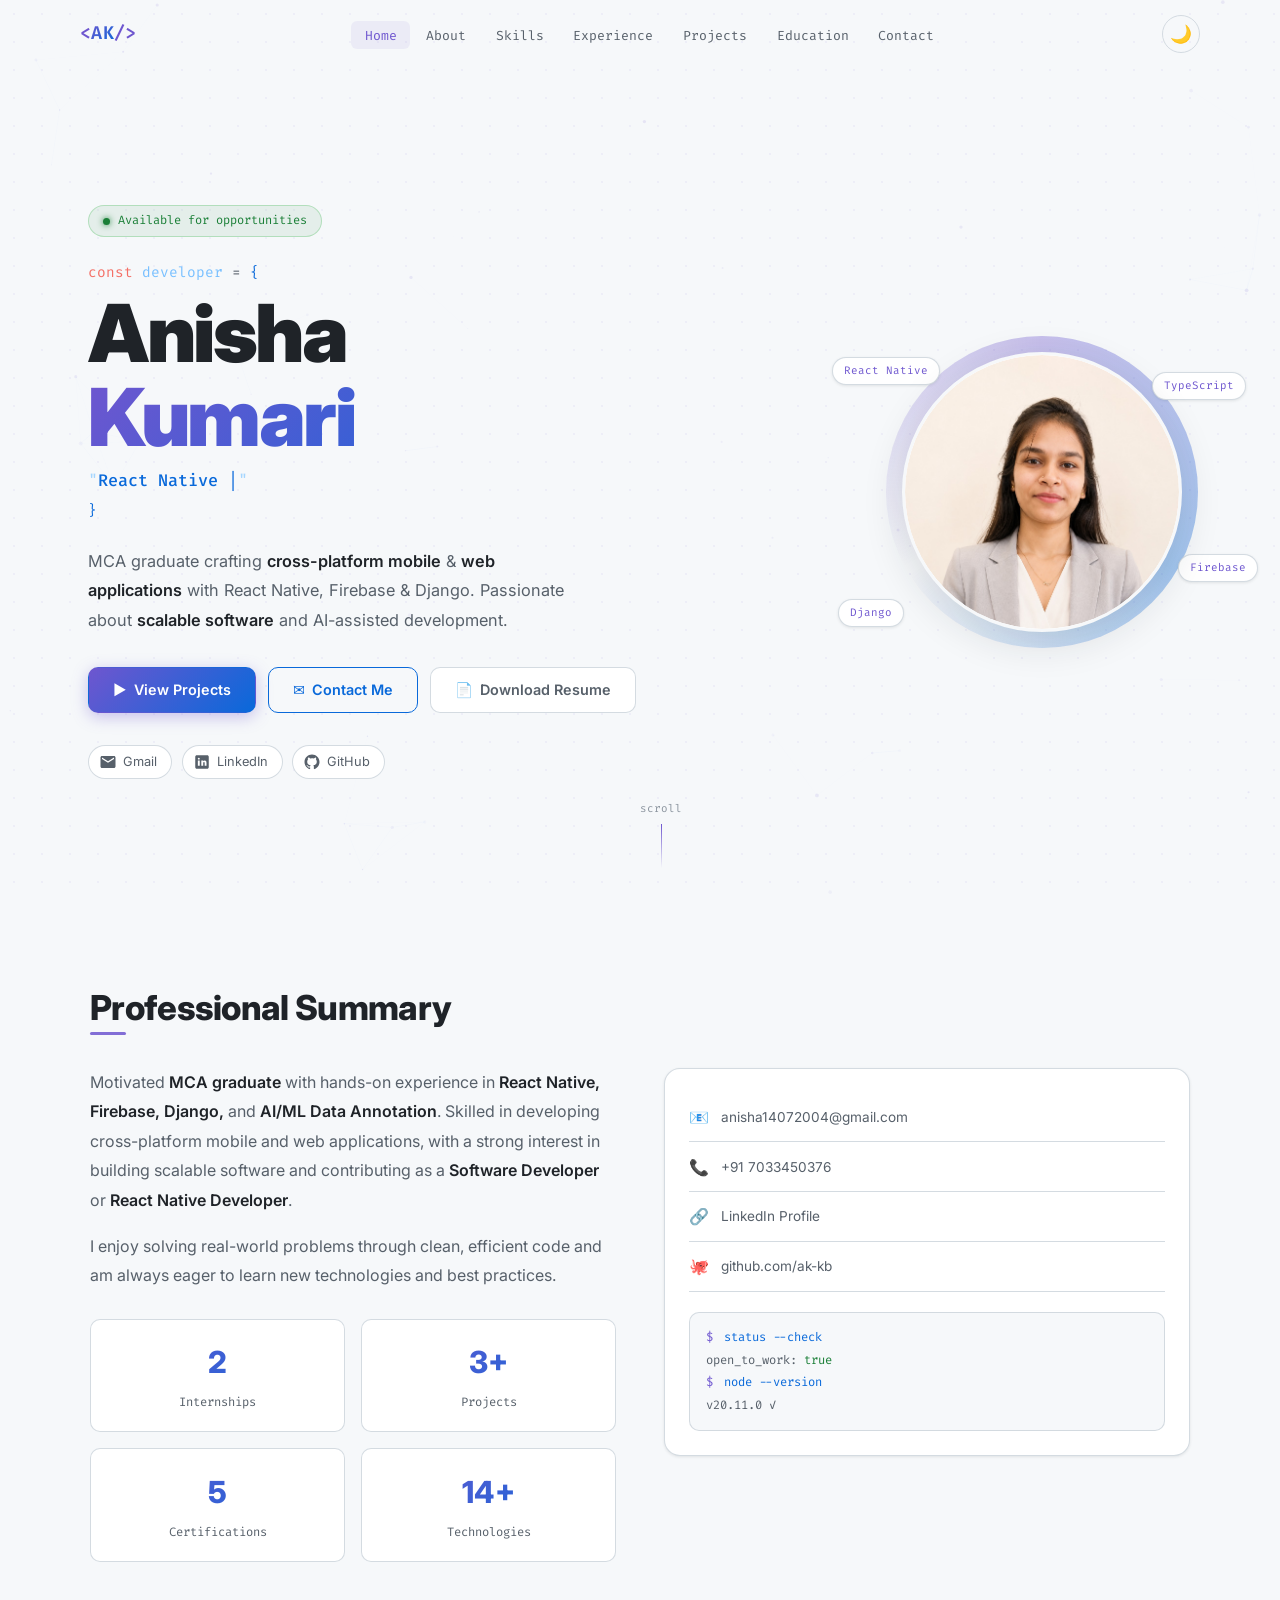
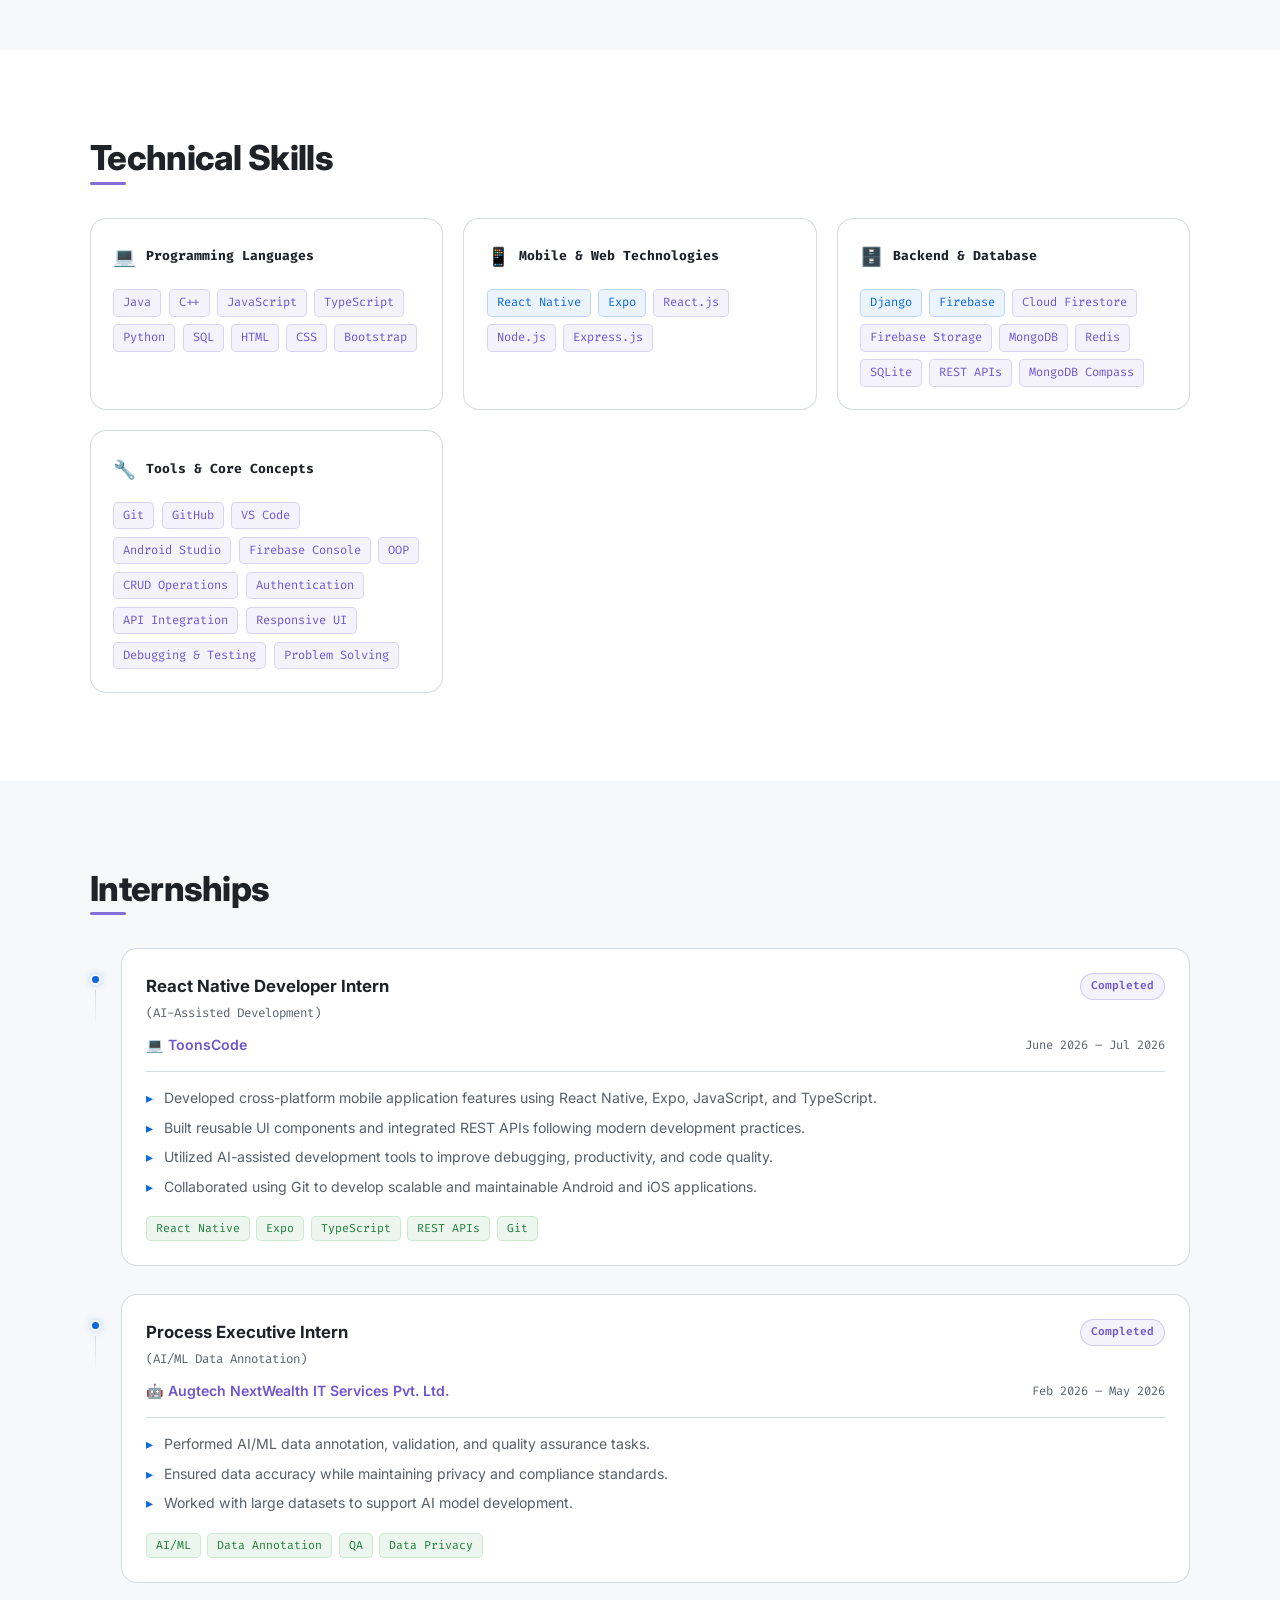
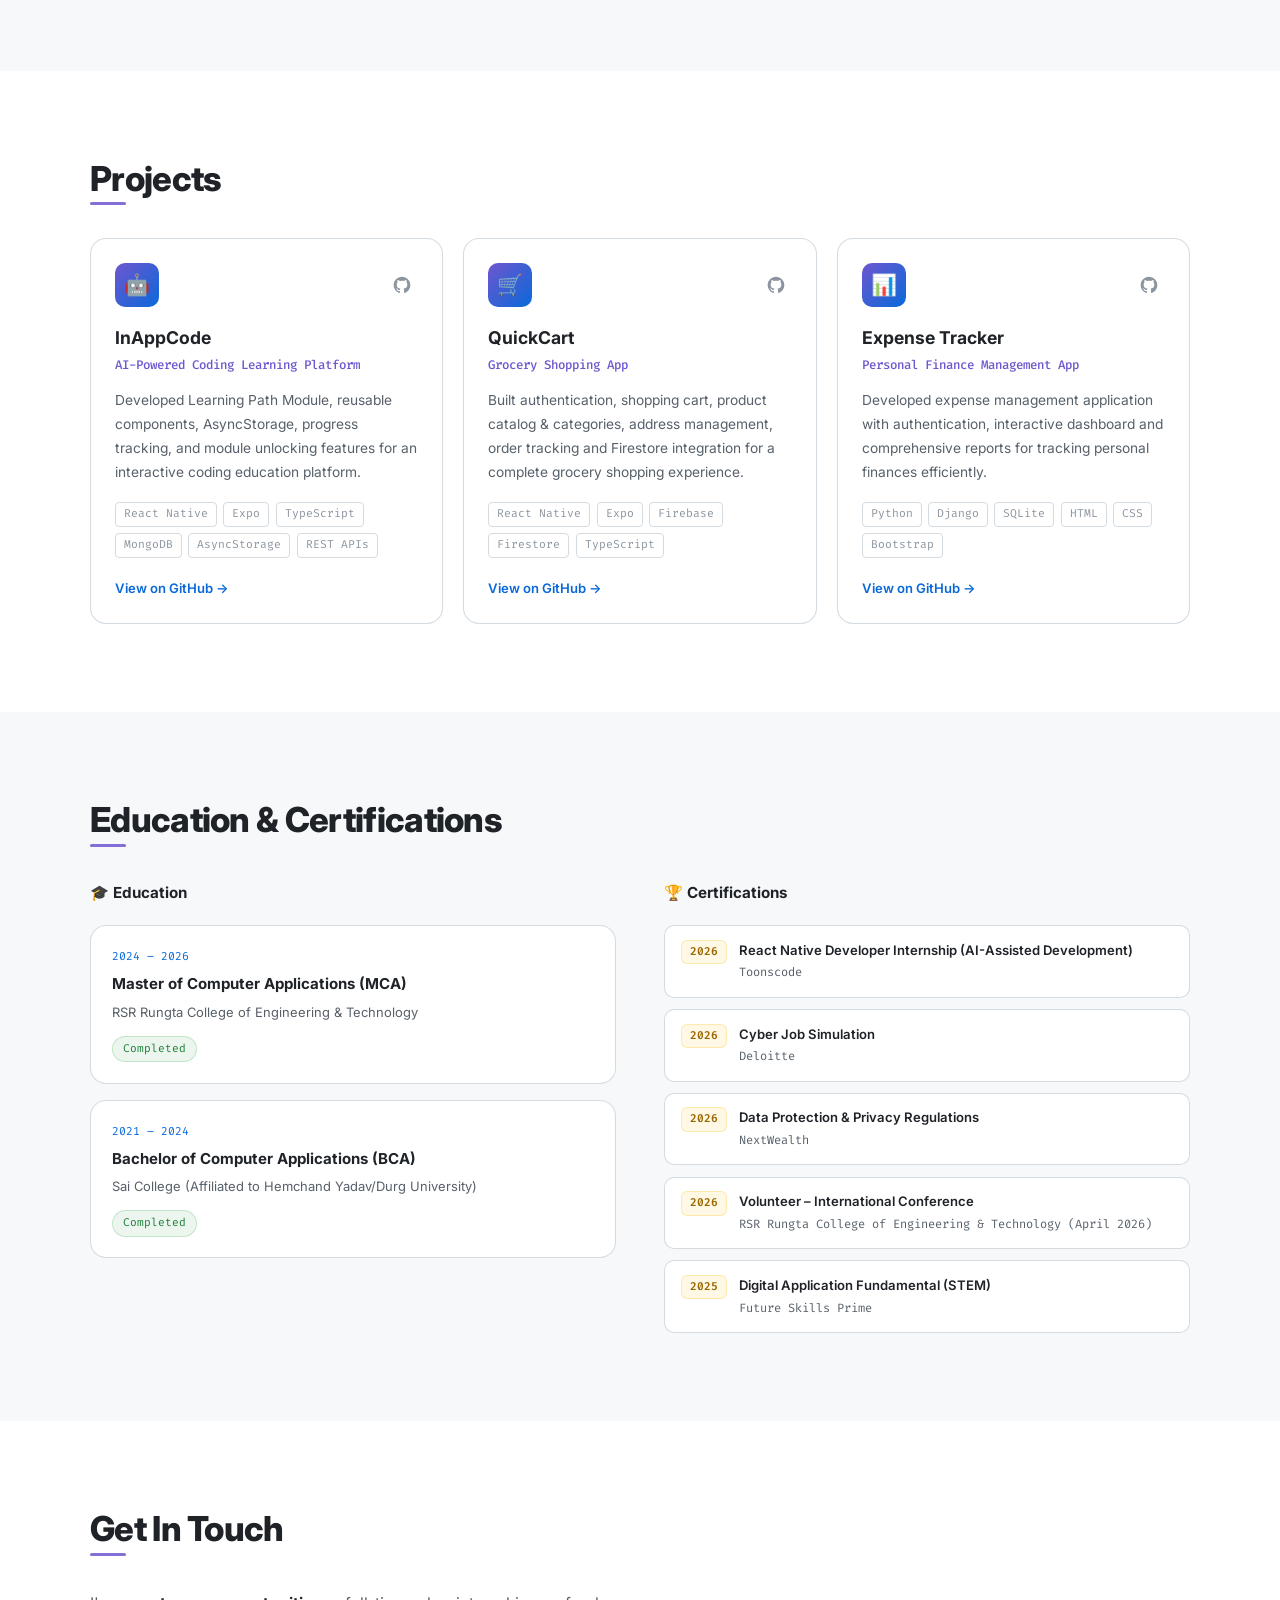
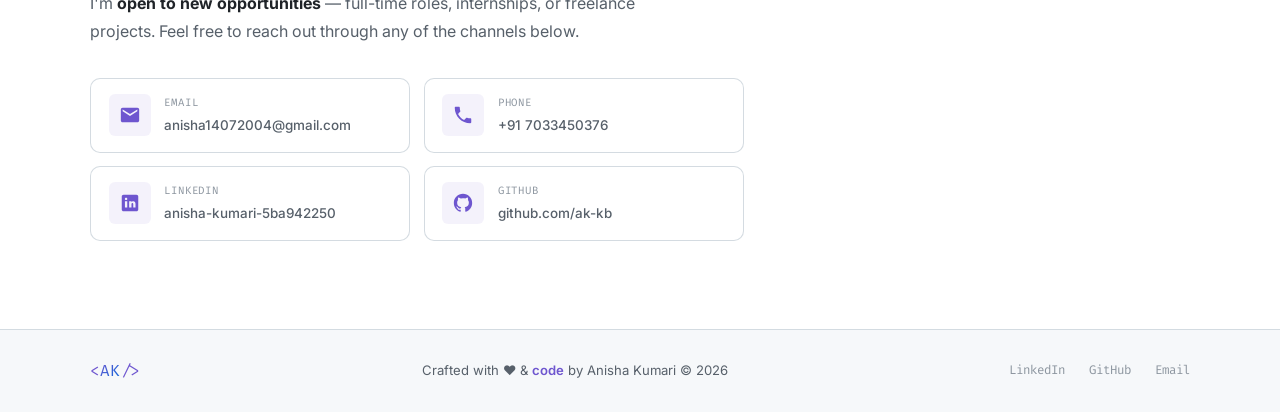
<file: index.html>
<!DOCTYPE html>
<html lang="en" data-theme="dark">
<head>
  <meta charset="UTF-8" />
  <meta name="viewport" content="width=device-width, initial-scale=1.0" />
  <title>Anisha Kumari | React Native & Software Developer</title>
  <meta name="description" content="Anisha Kumari — MCA graduate and React Native Developer with hands-on experience in Firebase, Django, and AI/ML. Building scalable mobile and web apps." />
  <meta name="keywords" content="Anisha Kumari, React Native Developer, Software Engineer, Mobile Developer, MCA, Portfolio" />
  <meta name="author" content="Anisha Kumari" />

  <!-- Open Graph -->
  <meta property="og:title" content="Anisha Kumari | React Native Developer" />
  <meta property="og:description" content="MCA graduate crafting cross-platform mobile &amp; web applications." />
  <meta property="og:type" content="website" />

  <!-- Google Fonts -->
  <link rel="preconnect" href="https://fonts.googleapis.com" />
  <link rel="preconnect" href="https://fonts.gstatic.com" crossorigin />
  <link href="https://fonts.googleapis.com/css2?family=Fira+Code:wght@300;400;500;600&family=Inter:ital,opsz,wght@0,14..32,300;0,14..32,400;0,14..32,500;0,14..32,600;0,14..32,700;0,14..32,800;0,14..32,900;1,14..32,400&display=swap" rel="stylesheet" />

  <link rel="stylesheet" href="style.css" />
</head>
<body>

  <!-- ===== BACKGROUND CANVAS ===== -->
  <canvas id="bgCanvas" aria-hidden="true"></canvas>

  <!-- ===== NAVBAR ===== -->
  <nav id="navbar" role="navigation" aria-label="Main navigation">
    <div class="nav-inner">
      <a href="#hero" class="nav-logo" aria-label="Anisha Kumari - Home">
        <span class="bracket">&lt;</span><span class="logo-text">AK</span><span class="bracket">/&gt;</span>
      </a>

      <ul class="nav-links" id="navLinks" role="list">
        <li><a href="#hero"        class="nav-link" data-section="hero">Home</a></li>
        <li><a href="#about"       class="nav-link" data-section="about">About</a></li>
        <li><a href="#skills"      class="nav-link" data-section="skills">Skills</a></li>
        <li><a href="#experience"  class="nav-link" data-section="experience">Experience</a></li>
        <li><a href="#projects"    class="nav-link" data-section="projects">Projects</a></li>
        <li><a href="#education"   class="nav-link" data-section="education">Education</a></li>
        <li><a href="#contact"     class="nav-link" data-section="contact">Contact</a></li>
      </ul>

      <div class="nav-actions">
        <!-- Theme Toggle -->
        <button class="theme-toggle" id="themeToggle" aria-label="Toggle dark and light mode" title="Toggle theme">
          <span class="theme-icon" id="themeIcon" aria-hidden="true">☀️</span>
        </button>

        <!-- Hamburger -->
        <button class="hamburger" id="hamburger" aria-label="Toggle navigation menu" aria-expanded="false" aria-controls="navLinks">
          <span class="bar"></span>
          <span class="bar"></span>
          <span class="bar"></span>
        </button>
      </div>
    </div>
  </nav>

  <!-- ===== HERO SECTION ===== -->
  <section id="hero" aria-label="Introduction">
    <div class="hero-container">

      <!-- Left: Text Content -->
      <div class="hero-text">
        <div class="hero-badge" role="status">
          <span class="badge-dot" aria-hidden="true"></span>
          <span>Available for opportunities</span>
        </div>

        <div class="hero-code-label" aria-hidden="true">
          <span class="code-kw">const</span> <span class="code-var">developer</span> <span class="code-op">=</span> <span class="code-br">{</span>
        </div>

        <h1 class="hero-name">
          <span class="name-first">Anisha</span>
          <span class="name-last">Kumari</span>
        </h1>

        <div class="hero-role" aria-live="polite">
          <span class="code-str">"</span><span id="typedRole" class="typed-text"></span><span class="cursor" aria-hidden="true">|</span><span class="code-str">"</span>
        </div>

        <div class="hero-code-close" aria-hidden="true"><span class="code-br">}</span></div>

        <p class="hero-desc">
          MCA graduate crafting <strong>cross-platform mobile</strong> &amp; <strong>web applications</strong>
          with React Native, Firebase &amp; Django. Passionate about <strong>scalable software</strong>
          and AI-assisted development.
        </p>

        <div class="hero-buttons">
          <a href="#projects" class="btn btn-primary" id="heroViewProjects">
            <span aria-hidden="true">&#9654;</span> View Projects
          </a>
          <a href="#contact" class="btn btn-outline" id="heroContact">
            <span aria-hidden="true">&#9993;</span> Contact Me
          </a>
          <a href="assets/Anisha_Kumari_Resume.pdf" target="_blank" rel="noopener noreferrer" class="btn btn-ghost" id="heroResume" aria-label="Download Resume (opens PDF in new tab)">
            <span aria-hidden="true">&#128196;</span> Download Resume
          </a>
        </div>

        <div class="hero-socials">
          <a href="mailto:anisha14072004@gmail.com" class="social-link" id="heroEmail" aria-label="Email Anisha">
            <svg aria-hidden="true" viewBox="0 0 24 24" fill="currentColor" width="18" height="18"><path d="M20 4H4C2.9 4 2 4.9 2 6v12c0 1.1.9 2 2 2h16c1.1 0 2-.9 2-2V6c0-1.1-.9-2-2-2zm0 4l-8 5-8-5V6l8 5 8-5v2z"/></svg>
            <span>Gmail</span>
          </a>
          <a href="https://www.linkedin.com/in/anisha-kumari-5ba942250" target="_blank" rel="noopener noreferrer" class="social-link" id="heroLinkedIn" aria-label="LinkedIn Profile (opens in new tab)">
            <svg aria-hidden="true" viewBox="0 0 24 24" fill="currentColor" width="18" height="18"><path d="M19 3H5C3.895 3 3 3.895 3 5v14c0 1.105.895 2 2 2h14c1.105 0 2-.895 2-2V5c0-1.105-.895-2-2-2zM9 17H6.477v-7H9v7zM7.694 8.717c-.771 0-1.286-.514-1.286-1.2s.514-1.2 1.371-1.2c.771 0 1.286.514 1.286 1.2s-.514 1.2-1.371 1.2zM18 17h-2.442v-3.826c0-1.058-.651-1.302-.895-1.302s-1.058.163-1.058 1.302V17h-2.523v-7h2.523v.977C13.93 10.407 14.581 10 15.802 10 17.023 10 18 10.977 18 13.174V17z"/></svg>
            <span>LinkedIn</span>
          </a>
          <a href="https://github.com/ak-kb" target="_blank" rel="noopener noreferrer" class="social-link" id="heroGitHub" aria-label="GitHub Profile (opens in new tab)">
            <svg aria-hidden="true" viewBox="0 0 24 24" fill="currentColor" width="18" height="18"><path d="M12 2C6.477 2 2 6.477 2 12c0 4.42 2.865 8.166 6.839 9.489.5.092.682-.217.682-.482 0-.237-.008-.866-.013-1.7-2.782.603-3.369-1.342-3.369-1.342-.454-1.155-1.11-1.462-1.11-1.462-.908-.62.069-.608.069-.608 1.003.07 1.531 1.03 1.531 1.03.892 1.529 2.341 1.087 2.91.832.092-.647.35-1.088.636-1.338-2.22-.253-4.555-1.11-4.555-4.943 0-1.091.39-1.984 1.029-2.683-.103-.253-.446-1.27.098-2.647 0 0 .84-.269 2.75 1.025A9.578 9.578 0 0112 6.836c.85.004 1.705.114 2.504.336 1.909-1.294 2.747-1.025 2.747-1.025.546 1.377.202 2.394.1 2.647.64.699 1.028 1.592 1.028 2.683 0 3.842-2.339 4.687-4.566 4.935.359.309.678.919.678 1.852 0 1.336-.012 2.415-.012 2.743 0 .267.18.578.688.48C19.138 20.163 22 16.418 22 12c0-5.523-4.477-10-10-10z"/></svg>
            <span>GitHub</span>
          </a>
        </div>
      </div>

      <!-- Right: Profile Image -->
      <div class="hero-visual">
        <div class="profile-wrap">
          <div class="profile-ring" aria-hidden="true"></div>
          <div class="profile-img-container">
            <img
              src="assets/profile.jpg"
              alt="Anisha Kumari — React Native Developer"
              class="profile-img"
              id="profileImg"
              loading="eager"
            />
          </div>
          <div class="tech-badges" aria-hidden="true">
            <span class="tech-badge b1">React Native</span>
            <span class="tech-badge b2">TypeScript</span>
            <span class="tech-badge b3">Firebase</span>
            <span class="tech-badge b4">Django</span>
          </div>
        </div>
      </div>

    </div>

    <div class="scroll-cue" id="scrollCue" aria-hidden="true">
      <span>scroll</span>
      <div class="scroll-bar"></div>
    </div>
  </section>

  <!-- ===== ABOUT SECTION ===== -->
  <section id="about" class="section" aria-label="About me">
    <div class="container">
      <h2 class="section-title">Professional Summary</h2>

      <div class="about-grid">
        <div class="about-text reveal">
          <p>
            Motivated <strong>MCA graduate</strong> with hands-on experience in
            <strong>React Native, Firebase, Django,</strong> and
            <strong>AI/ML Data Annotation</strong>. Skilled in developing
            cross-platform mobile and web applications, with a strong interest
            in building scalable software and contributing as a
            <strong>Software Developer</strong> or <strong>React Native Developer</strong>.
          </p>
          <p style="margin-top:1rem;">
            I enjoy solving real-world problems through clean, efficient code
            and am always eager to learn new technologies and best practices.
          </p>

          <div class="stats-row">
            <div class="stat-box reveal" id="s1"><span class="stat-num">2</span><span class="stat-lbl">Internships</span></div>
            <div class="stat-box reveal" id="s2"><span class="stat-num">3+</span><span class="stat-lbl">Projects</span></div>
            <div class="stat-box reveal" id="s3"><span class="stat-num">5</span><span class="stat-lbl">Certifications</span></div>
            <div class="stat-box reveal" id="s4"><span class="stat-num">15+</span><span class="stat-lbl">Technologies</span></div>
          </div>
        </div>

        <div class="about-info reveal">
          <div class="info-card">
            <div class="info-item">
              <span class="info-icon" aria-hidden="true">📧</span>
              <a href="mailto:anisha14072004@gmail.com" class="info-link" id="aboutEmail">anisha14072004@gmail.com</a>
            </div>
            <div class="info-item">
              <span class="info-icon" aria-hidden="true">📞</span>
              <a href="tel:+917033450376" class="info-link" id="aboutPhone">+91 7033450376</a>
            </div>
            <div class="info-item">
              <span class="info-icon" aria-hidden="true">🔗</span>
              <a href="https://www.linkedin.com/in/anisha-kumari-5ba942250" target="_blank" rel="noopener noreferrer" class="info-link" id="aboutLinkedIn">LinkedIn Profile</a>
            </div>
            <div class="info-item">
              <span class="info-icon" aria-hidden="true">🐙</span>
              <a href="https://github.com/ak-kb" target="_blank" rel="noopener noreferrer" class="info-link" id="aboutGitHub">github.com/ak-kb</a>
            </div>
            <div class="terminal-block" aria-label="Status terminal">
              <div class="term-line"><span class="term-prompt">$</span> <span class="term-cmd">status --check</span></div>
              <div class="term-line"><span class="term-out">open_to_work: <span class="term-green">true</span></span></div>
              <div class="term-line"><span class="term-prompt">$</span> <span class="term-cmd">node --version</span></div>
              <div class="term-line"><span class="term-out">v20.11.0 ✓</span></div>
            </div>
          </div>
        </div>
      </div>
    </div>
  </section>

  <!-- ===== SKILLS SECTION ===== -->
  <section id="skills" class="section section-alt" aria-label="Technical skills">
    <div class="container">
      <h2 class="section-title">Technical Skills</h2>

      <div class="skills-grid">

        <div class="skill-card reveal" id="skillLang">
          <div class="skill-card-header">
            <span class="skill-icon" aria-hidden="true">💻</span>
            <h3 class="skill-category-title">Programming Languages</h3>
          </div>
          <div class="skill-tags">
            <span class="skill-tag">Java</span>
            <span class="skill-tag">C++</span>
            <span class="skill-tag">JavaScript</span>
            <span class="skill-tag">TypeScript</span>
            <span class="skill-tag">Python</span>
            <span class="skill-tag">SQL</span>
            <span class="skill-tag">HTML</span>
            <span class="skill-tag">CSS</span>
            <span class="skill-tag">Bootstrap</span>
          </div>
        </div>

        <div class="skill-card reveal" id="skillMobile">
          <div class="skill-card-header">
            <span class="skill-icon" aria-hidden="true">📱</span>
            <h3 class="skill-category-title">Mobile &amp; Web Technologies</h3>
          </div>
          <div class="skill-tags">
            <span class="skill-tag featured">React Native</span>
            <span class="skill-tag featured">Expo</span>
            <span class="skill-tag">React.js</span>
            <span class="skill-tag">Node.js</span>
            <span class="skill-tag">Express.js</span>
          </div>
        </div>

        <div class="skill-card reveal" id="skillBackend">
          <div class="skill-card-header">
            <span class="skill-icon" aria-hidden="true">🗄️</span>
            <h3 class="skill-category-title">Backend &amp; Database</h3>
          </div>
          <div class="skill-tags">
            <span class="skill-tag featured">Django</span>
            <span class="skill-tag featured">Firebase</span>
            <span class="skill-tag">Cloud Firestore</span>
            <span class="skill-tag">Firebase Storage</span>
            <span class="skill-tag">MongoDB</span>
            <span class="skill-tag">Redis</span>
            <span class="skill-tag">SQLite</span>
            <span class="skill-tag">REST APIs</span>
            <span class="skill-tag">MongoDB Compass</span>
          </div>
        </div>

        <div class="skill-card reveal" id="skillTools">
          <div class="skill-card-header">
            <span class="skill-icon" aria-hidden="true">🔧</span>
            <h3 class="skill-category-title">Tools &amp; Core Concepts</h3>
          </div>
          <div class="skill-tags">
            <span class="skill-tag">Git</span>
            <span class="skill-tag">GitHub</span>
            <span class="skill-tag">VS Code</span>
            <span class="skill-tag">Android Studio</span>
            <span class="skill-tag">Firebase Console</span>
            <span class="skill-tag">OOP</span>
            <span class="skill-tag">CRUD Operations</span>
            <span class="skill-tag">Authentication</span>
            <span class="skill-tag">API Integration</span>
            <span class="skill-tag">Responsive UI</span>
            <span class="skill-tag">Debugging &amp; Testing</span>
            <span class="skill-tag">Problem Solving</span>
          </div>
        </div>

      </div>
    </div>
  </section>

  <!-- ===== EXPERIENCE SECTION ===== -->
  <section id="experience" class="section" aria-label="Work experience">
    <div class="container">
      <h2 class="section-title">Internships</h2>

      <div class="timeline">

        <article class="timeline-item reveal" id="exp1">
          <div class="tl-line" aria-hidden="true">
            <div class="tl-dot"></div>
          </div>
          <div class="tl-card">
            <div class="tl-header">
              <div>
                <h3 class="tl-role">React Native Developer Intern</h3>
                <span class="tl-sub">(AI-Assisted Development)</span>
              </div>
              <span class="tl-badge done">Completed</span>
            </div>
            <div class="tl-meta">
              <span class="tl-company">💻 ToonsCode</span>
              <time class="tl-period" datetime="2026-06">June 2026 – Jul 2026</time>
            </div>
            <ul class="tl-bullets" role="list">
              <li>Developed cross-platform mobile application features using React Native, Expo, JavaScript, and TypeScript.</li>
              <li>Built reusable UI components and integrated REST APIs following modern development practices.</li>
              <li>Utilized AI-assisted development tools to improve debugging, productivity, and code quality.</li>
              <li>Collaborated using Git to develop scalable and maintainable Android and iOS applications.</li>
            </ul>
            <div class="tl-tech" aria-label="Technologies used">
              <span>React Native</span><span>Expo</span><span>TypeScript</span><span>REST APIs</span><span>Git</span>
            </div>
          </div>
        </article>

        <article class="timeline-item reveal" id="exp2">
          <div class="tl-line" aria-hidden="true">
            <div class="tl-dot"></div>
          </div>
          <div class="tl-card">
            <div class="tl-header">
              <div>
                <h3 class="tl-role">Process Executive Intern</h3>
                <span class="tl-sub">(AI/ML Data Annotation)</span>
              </div>
              <span class="tl-badge done">Completed</span>
            </div>
            <div class="tl-meta">
              <span class="tl-company">🤖 Augtech NextWealth IT Services Pvt. Ltd.</span>
              <time class="tl-period" datetime="2026-02">Feb 2026 – May 2026</time>
            </div>
            <ul class="tl-bullets" role="list">
              <li>Performed AI/ML data annotation, validation, and quality assurance tasks.</li>
              <li>Ensured data accuracy while maintaining privacy and compliance standards.</li>
              <li>Worked with large datasets to support AI model development.</li>
            </ul>
            <div class="tl-tech" aria-label="Technologies used">
              <span>AI/ML</span><span>Data Annotation</span><span>QA</span><span>Data Privacy</span>
            </div>
          </div>
        </article>

      </div>
    </div>
  </section>

  <!-- ===== PROJECTS SECTION ===== -->
  <section id="projects" class="section section-alt" aria-label="Projects">
    <div class="container">
      <h2 class="section-title">Projects</h2>

      <div class="projects-grid">

        <article class="project-card reveal" id="proj1">
          <div class="proj-header">
            <div class="proj-icon" aria-hidden="true">🤖</div>
            <a href="https://github.com/ak-kb" target="_blank" rel="noopener noreferrer" class="proj-gh-link" id="proj1Link" aria-label="View InAppCode on GitHub">
              <svg aria-hidden="true" viewBox="0 0 24 24" fill="currentColor" width="20" height="20"><path d="M12 2C6.477 2 2 6.477 2 12c0 4.42 2.865 8.166 6.839 9.489.5.092.682-.217.682-.482 0-.237-.008-.866-.013-1.7-2.782.603-3.369-1.342-3.369-1.342-.454-1.155-1.11-1.462-1.11-1.462-.908-.62.069-.608.069-.608 1.003.07 1.531 1.03 1.531 1.03.892 1.529 2.341 1.087 2.91.832.092-.647.35-1.088.636-1.338-2.22-.253-4.555-1.11-4.555-4.943 0-1.091.39-1.984 1.029-2.683-.103-.253-.446-1.27.098-2.647 0 0 .84-.269 2.75 1.025A9.578 9.578 0 0112 6.836c.85.004 1.705.114 2.504.336 1.909-1.294 2.747-1.025 2.747-1.025.546 1.377.202 2.394.1 2.647.64.699 1.028 1.592 1.028 2.683 0 3.842-2.339 4.687-4.566 4.935.359.309.678.919.678 1.852 0 1.336-.012 2.415-.012 2.743 0 .267.18.578.688.48C19.138 20.163 22 16.418 22 12c0-5.523-4.477-10-10-10z"/></svg>
            </a>
          </div>
          <h3 class="proj-name">InAppCode</h3>
          <p class="proj-subtitle">AI-Powered Coding Learning Platform</p>
          <p class="proj-desc">
            Developed Learning Path Module, reusable components, AsyncStorage,
            progress tracking, and module unlocking features for an interactive
            coding education platform.
          </p>
          <div class="proj-tech">
            <span>React Native</span><span>Expo</span><span>TypeScript</span>
            <span>MongoDB</span><span>AsyncStorage</span><span>REST APIs</span>
          </div>
          <a href="https://github.com/ak-kb" target="_blank" rel="noopener noreferrer" class="proj-action-btn" id="proj1Btn" aria-label="View InAppCode on GitHub">
            View on GitHub →
          </a>
        </article>

        <article class="project-card reveal" id="proj2">
          <div class="proj-header">
            <div class="proj-icon" aria-hidden="true">🛒</div>
            <a href="https://github.com/ak-kb" target="_blank" rel="noopener noreferrer" class="proj-gh-link" id="proj2Link" aria-label="View QuickCart on GitHub">
              <svg aria-hidden="true" viewBox="0 0 24 24" fill="currentColor" width="20" height="20"><path d="M12 2C6.477 2 2 6.477 2 12c0 4.42 2.865 8.166 6.839 9.489.5.092.682-.217.682-.482 0-.237-.008-.866-.013-1.7-2.782.603-3.369-1.342-3.369-1.342-.454-1.155-1.11-1.462-1.11-1.462-.908-.62.069-.608.069-.608 1.003.07 1.531 1.03 1.531 1.03.892 1.529 2.341 1.087 2.91.832.092-.647.35-1.088.636-1.338-2.22-.253-4.555-1.11-4.555-4.943 0-1.091.39-1.984 1.029-2.683-.103-.253-.446-1.27.098-2.647 0 0 .84-.269 2.75 1.025A9.578 9.578 0 0112 6.836c.85.004 1.705.114 2.504.336 1.909-1.294 2.747-1.025 2.747-1.025.546 1.377.202 2.394.1 2.647.64.699 1.028 1.592 1.028 2.683 0 3.842-2.339 4.687-4.566 4.935.359.309.678.919.678 1.852 0 1.336-.012 2.415-.012 2.743 0 .267.18.578.688.48C19.138 20.163 22 16.418 22 12c0-5.523-4.477-10-10-10z"/></svg>
            </a>
          </div>
          <h3 class="proj-name">QuickCart</h3>
          <p class="proj-subtitle">Grocery Shopping App</p>
          <p class="proj-desc">
            Built authentication, shopping cart, product catalog &amp; categories,
            address management, order tracking and Firestore integration for a
            complete grocery shopping experience.
          </p>
          <div class="proj-tech">
            <span>React Native</span><span>Expo</span><span>Firebase</span>
            <span>Firestore</span><span>TypeScript</span>
          </div>
          <a href="https://github.com/ak-kb" target="_blank" rel="noopener noreferrer" class="proj-action-btn" id="proj2Btn" aria-label="View QuickCart on GitHub">
            View on GitHub →
          </a>
        </article>

        <article class="project-card reveal" id="proj3">
          <div class="proj-header">
            <div class="proj-icon" aria-hidden="true">📊</div>
            <a href="https://github.com/ak-kb" target="_blank" rel="noopener noreferrer" class="proj-gh-link" id="proj3Link" aria-label="View Expense Tracker on GitHub">
              <svg aria-hidden="true" viewBox="0 0 24 24" fill="currentColor" width="20" height="20"><path d="M12 2C6.477 2 2 6.477 2 12c0 4.42 2.865 8.166 6.839 9.489.5.092.682-.217.682-.482 0-.237-.008-.866-.013-1.7-2.782.603-3.369-1.342-3.369-1.342-.454-1.155-1.11-1.462-1.11-1.462-.908-.62.069-.608.069-.608 1.003.07 1.531 1.03 1.531 1.03.892 1.529 2.341 1.087 2.91.832.092-.647.35-1.088.636-1.338-2.22-.253-4.555-1.11-4.555-4.943 0-1.091.39-1.984 1.029-2.683-.103-.253-.446-1.27.098-2.647 0 0 .84-.269 2.75 1.025A9.578 9.578 0 0112 6.836c.85.004 1.705.114 2.504.336 1.909-1.294 2.747-1.025 2.747-1.025.546 1.377.202 2.394.1 2.647.64.699 1.028 1.592 1.028 2.683 0 3.842-2.339 4.687-4.566 4.935.359.309.678.919.678 1.852 0 1.336-.012 2.415-.012 2.743 0 .267.18.578.688.48C19.138 20.163 22 16.418 22 12c0-5.523-4.477-10-10-10z"/></svg>
            </a>
          </div>
          <h3 class="proj-name">Expense Tracker</h3>
          <p class="proj-subtitle">Personal Finance Management App</p>
          <p class="proj-desc">
            Developed expense management application with authentication,
            interactive dashboard and comprehensive reports for tracking
            personal finances efficiently.
          </p>
          <div class="proj-tech">
            <span>Python</span><span>Django</span><span>SQLite</span>
            <span>HTML</span><span>CSS</span><span>Bootstrap</span>
          </div>
          <a href="https://github.com/ak-kb" target="_blank" rel="noopener noreferrer" class="proj-action-btn" id="proj3Btn" aria-label="View Expense Tracker on GitHub">
            View on GitHub →
          </a>
        </article>

      </div>
    </div>
  </section>

  <!-- ===== EDUCATION SECTION ===== -->
  <section id="education" class="section" aria-label="Education and certifications">
    <div class="container">
      <h2 class="section-title">Education &amp; Certifications</h2>

      <div class="edu-grid">

        <!-- Education -->
        <div class="edu-col">
          <h3 class="edu-col-title">🎓 Education</h3>
          <div class="edu-cards">

            <article class="edu-card reveal" id="edu1">
              <time class="edu-year">2024 – 2026</time>
              <h4 class="edu-degree">Master of Computer Applications (MCA)</h4>
              <p class="edu-college">RSR Rungta College of Engineering &amp; Technology</p>
              <span class="edu-status completed">Completed</span>
            </article>

            <article class="edu-card reveal" id="edu2">
              <time class="edu-year">2021 – 2024</time>
              <h4 class="edu-degree">Bachelor of Computer Applications (BCA)</h4>
              <p class="edu-college">Sai College (Affiliated to Hemchand Yadav/Durg University)</p>
              <span class="edu-status completed">Completed</span>
            </article>

          </div>
        </div>

        <!-- Certifications -->
        <div class="cert-col">
          <h3 class="edu-col-title">🏆 Certifications</h3>
          <div class="cert-list">

            <div class="cert-item reveal" id="cert1">
              <span class="cert-year">2026</span>
              <div class="cert-details">
                <span class="cert-name">React Native Developer Internship (AI-Assisted Development)</span>
                <span class="cert-org">Toonscode</span>
              </div>
            </div>

            <div class="cert-item reveal" id="cert2">
              <span class="cert-year">2026</span>
              <div class="cert-details">
                <span class="cert-name">Cyber Job Simulation</span>
                <span class="cert-org">Deloitte</span>
              </div>
            </div>

            <div class="cert-item reveal" id="cert3">
              <span class="cert-year">2026</span>
              <div class="cert-details">
                <span class="cert-name">Data Protection &amp; Privacy Regulations</span>
                <span class="cert-org">NextWealth</span>
              </div>
            </div>

            <div class="cert-item reveal" id="cert4">
              <span class="cert-year">2026</span>
              <div class="cert-details">
                <span class="cert-name">Volunteer – International Conference</span>
                <span class="cert-org">RSR Rungta College of Engineering &amp; Technology (April 2026)</span>
              </div>
            </div>

            <div class="cert-item reveal" id="cert5">
              <span class="cert-year">2025</span>
              <div class="cert-details">
                <span class="cert-name">Digital Application Fundamental (STEM)</span>
                <span class="cert-org">Future Skills Prime</span>
              </div>
            </div>

          </div>
        </div>

      </div>
    </div>
  </section>

  <!-- ===== CONTACT SECTION ===== -->
  <section id="contact" class="section section-alt" aria-label="Contact me">
    <div class="container">
      <h2 class="section-title">Get In Touch</h2>

      <p class="contact-intro reveal">
        I'm <strong>open to new opportunities</strong> — full-time roles, internships, or freelance projects.
        Feel free to reach out through any of the channels below.
      </p>

      <div class="contact-cards-centered reveal">
        <a href="mailto:anisha14072004@gmail.com" class="contact-card" id="contactEmail">
          <div class="cc-icon">
            <svg aria-hidden="true" viewBox="0 0 24 24" fill="currentColor" width="22" height="22"><path d="M20 4H4C2.9 4 2 4.9 2 6v12c0 1.1.9 2 2 2h16c1.1 0 2-.9 2-2V6c0-1.1-.9-2-2-2zm0 4l-8 5-8-5V6l8 5 8-5v2z"/></svg>
          </div>
          <div class="cc-text">
            <span class="cc-label">Email</span>
            <span class="cc-value">anisha14072004@gmail.com</span>
          </div>
        </a>

        <a href="tel:+917033450376" class="contact-card" id="contactPhone">
          <div class="cc-icon">
            <svg aria-hidden="true" viewBox="0 0 24 24" fill="currentColor" width="22" height="22"><path d="M6.62 10.79c1.44 2.83 3.76 5.14 6.59 6.59l2.2-2.2c.27-.27.67-.36 1.02-.24 1.12.37 2.33.57 3.57.57.55 0 1 .45 1 1V20c0 .55-.45 1-1 1-9.39 0-17-7.61-17-17 0-.55.45-1 1-1h3.5c.55 0 1 .45 1 1 0 1.25.2 2.45.57 3.57.11.35.03.74-.25 1.02l-2.2 2.2z"/></svg>
          </div>
          <div class="cc-text">
            <span class="cc-label">Phone</span>
            <span class="cc-value">+91 7033450376</span>
          </div>
        </a>

        <a href="https://www.linkedin.com/in/anisha-kumari-5ba942250" target="_blank" rel="noopener noreferrer" class="contact-card" id="contactLinkedIn">
          <div class="cc-icon">
            <svg aria-hidden="true" viewBox="0 0 24 24" fill="currentColor" width="22" height="22"><path d="M19 3H5C3.895 3 3 3.895 3 5v14c0 1.105.895 2 2 2h14c1.105 0 2-.895 2-2V5c0-1.105-.895-2-2-2zM9 17H6.477v-7H9v7zM7.694 8.717c-.771 0-1.286-.514-1.286-1.2s.514-1.2 1.371-1.2c.771 0 1.286.514 1.286 1.2s-.514 1.2-1.371 1.2zM18 17h-2.442v-3.826c0-1.058-.651-1.302-.895-1.302s-1.058.163-1.058 1.302V17h-2.523v-7h2.523v.977C13.93 10.407 14.581 10 15.802 10 17.023 10 18 10.977 18 13.174V17z"/></svg>
          </div>
          <div class="cc-text">
            <span class="cc-label">LinkedIn</span>
            <span class="cc-value">anisha-kumari-5ba942250</span>
          </div>
        </a>

        <a href="https://github.com/ak-kb" target="_blank" rel="noopener noreferrer" class="contact-card" id="contactGitHub">
          <div class="cc-icon">
            <svg aria-hidden="true" viewBox="0 0 24 24" fill="currentColor" width="22" height="22"><path d="M12 2C6.477 2 2 6.477 2 12c0 4.42 2.865 8.166 6.839 9.489.5.092.682-.217.682-.482 0-.237-.008-.866-.013-1.7-2.782.603-3.369-1.342-3.369-1.342-.454-1.155-1.11-1.462-1.11-1.462-.908-.62.069-.608.069-.608 1.003.07 1.531 1.03 1.531 1.03.892 1.529 2.341 1.087 2.91.832.092-.647.35-1.088.636-1.338-2.22-.253-4.555-1.11-4.555-4.943 0-1.091.39-1.984 1.029-2.683-.103-.253-.446-1.27.098-2.647 0 0 .84-.269 2.75 1.025A9.578 9.578 0 0112 6.836c.85.004 1.705.114 2.504.336 1.909-1.294 2.747-1.025 2.747-1.025.546 1.377.202 2.394.1 2.647.64.699 1.028 1.592 1.028 2.683 0 3.842-2.339 4.687-4.566 4.935.359.309.678.919.678 1.852 0 1.336-.012 2.415-.012 2.743 0 .267.18.578.688.48C19.138 20.163 22 16.418 22 12c0-5.523-4.477-10-10-10z"/></svg>
          </div>
          <div class="cc-text">
            <span class="cc-label">GitHub</span>
            <span class="cc-value">github.com/ak-kb</span>
          </div>
        </a>
      </div>

    </div>
  </section>

  <!-- ===== FOOTER ===== -->
  <footer id="footer" role="contentinfo">
    <div class="footer-inner">
      <div class="footer-logo" aria-label="Anisha Kumari">
        <span class="bracket">&lt;</span><span class="logo-text">AK</span><span class="bracket">/&gt;</span>
      </div>
      <p class="footer-copy">
        Crafted with <span aria-label="love">❤️</span> &amp; <span class="accent-text">code</span> by Anisha Kumari &copy; 2026
      </p>
      <div class="footer-links">
        <a href="https://www.linkedin.com/in/anisha-kumari-5ba942250" target="_blank" rel="noopener noreferrer" id="footerLinkedIn" aria-label="LinkedIn">LinkedIn</a>
        <a href="https://github.com/ak-kb" target="_blank" rel="noopener noreferrer" id="footerGitHub" aria-label="GitHub">GitHub</a>
        <a href="mailto:anisha14072004@gmail.com" id="footerEmail" aria-label="Email">Email</a>
      </div>
    </div>
  </footer>

  <script src="script.js"></script>
</body>
</html>
</file>
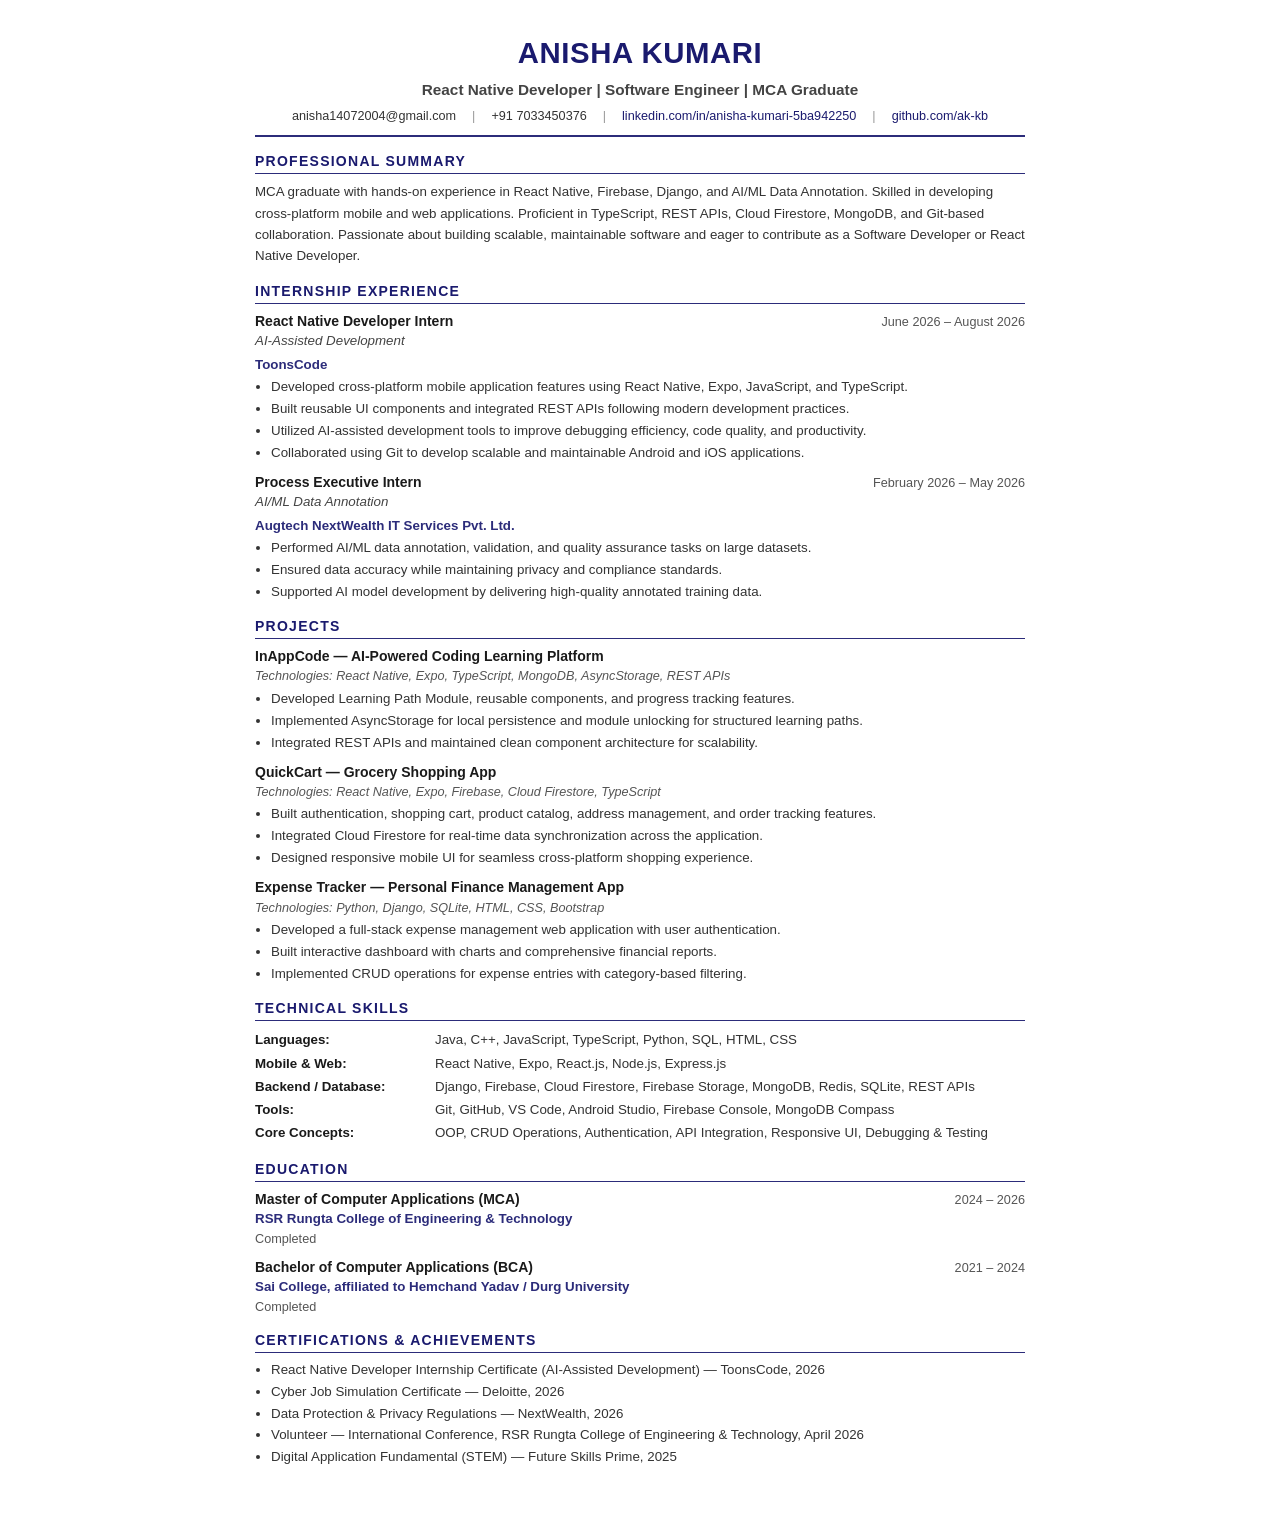
<file: assets/Anisha_Kumari_Resume.html>
<!DOCTYPE html>
<html lang="en">
<head>
  <meta charset="UTF-8" />
  <meta name="viewport" content="width=device-width, initial-scale=1.0" />
  <title>Anisha Kumari — Resume</title>
  <style>
    /* ATS-friendly: clean, single-column, text-only, no icons replacing text */
    * { box-sizing: border-box; margin: 0; padding: 0; }

    body {
      font-family: 'Calibri', 'Arial', sans-serif;
      font-size: 11pt;
      color: #1a1a1a;
      background: #fff;
      line-height: 1.45;
      padding: 32px 40px;
      max-width: 850px;
      margin: 0 auto;
    }

    /* ===== HEADER ===== */
    .header { text-align: center; margin-bottom: 14px; border-bottom: 2px solid #2c2c7a; padding-bottom: 10px; }
    .name {
      font-size: 22pt;
      font-weight: 700;
      color: #1a1a6e;
      letter-spacing: 0.02em;
      margin-bottom: 4px;
    }
    .title-line {
      font-size: 11.5pt;
      color: #444;
      font-weight: 600;
      margin-bottom: 6px;
    }
    .contact-row {
      font-size: 9.5pt;
      color: #333;
      display: flex;
      justify-content: center;
      flex-wrap: wrap;
      gap: 0 16px;
    }
    .contact-row a { color: #1a1a6e; text-decoration: none; }
    .sep { color: #999; }

    /* ===== SECTION ===== */
    .section { margin-bottom: 14px; }
    .section-heading {
      font-size: 10.5pt;
      font-weight: 700;
      color: #1a1a6e;
      text-transform: uppercase;
      letter-spacing: 0.09em;
      border-bottom: 1px solid #2c2c7a;
      padding-bottom: 2px;
      margin-bottom: 7px;
    }

    /* ===== EXPERIENCE / EDUCATION items ===== */
    .item { margin-bottom: 9px; }
    .item-header {
      display: flex;
      justify-content: space-between;
      align-items: baseline;
      flex-wrap: wrap;
      gap: 2px;
    }
    .item-title {
      font-weight: 700;
      font-size: 10.5pt;
      color: #1a1a1a;
    }
    .item-date {
      font-size: 9.5pt;
      color: #555;
      white-space: nowrap;
    }
    .item-sub {
      font-size: 10pt;
      color: #444;
      font-style: italic;
      margin-bottom: 4px;
    }
    .item-org {
      font-weight: 600;
      font-size: 10pt;
      color: #2c2c7a;
    }
    .bullets { padding-left: 16px; margin-top: 3px; }
    .bullets li {
      font-size: 10pt;
      color: #333;
      line-height: 1.5;
      margin-bottom: 2px;
      list-style-type: disc;
    }

    /* ===== SKILLS ===== */
    .skills-table { width: 100%; border-collapse: collapse; }
    .skills-table tr td {
      padding: 2px 6px 2px 0;
      font-size: 10pt;
      vertical-align: top;
    }
    .skills-table tr td:first-child {
      font-weight: 700;
      white-space: nowrap;
      width: 180px;
      color: #1a1a1a;
    }
    .skills-table tr td:last-child { color: #333; }

    /* ===== CERTIFICATIONS ===== */
    .cert-list { padding-left: 16px; }
    .cert-list li {
      font-size: 10pt;
      color: #333;
      line-height: 1.55;
      list-style-type: disc;
      margin-bottom: 1px;
    }

    /* ===== PROJECTS ===== */
    .project-item { margin-bottom: 9px; }
    .project-title { font-weight: 700; font-size: 10.5pt; color: #1a1a1a; }
    .project-subtitle { font-size: 10pt; color: #2c2c7a; font-weight: 600; }
    .project-tech { font-size: 9.5pt; color: #555; font-style: italic; margin-top: 1px; }

    /* Print */
    @media print {
      body { padding: 18px 22px; }
      @page { margin: 0.5in; size: A4; }
    }
  </style>
</head>
<body>

  <!-- HEADER -->
  <div class="header">
    <div class="name">ANISHA KUMARI</div>
    <div class="title-line">React Native Developer | Software Engineer | MCA Graduate</div>
    <div class="contact-row">
      <span>anisha14072004@gmail.com</span>
      <span class="sep">|</span>
      <span>+91 7033450376</span>
      <span class="sep">|</span>
      <a href="https://www.linkedin.com/in/anisha-kumari-5ba942250">linkedin.com/in/anisha-kumari-5ba942250</a>
      <span class="sep">|</span>
      <a href="https://github.com/ak-kb">github.com/ak-kb</a>
    </div>
  </div>

  <!-- PROFESSIONAL SUMMARY -->
  <div class="section">
    <div class="section-heading">Professional Summary</div>
    <p style="font-size:10pt; color:#333; line-height:1.6;">
      MCA graduate with hands-on experience in React Native, Firebase, Django, and AI/ML Data Annotation.
      Skilled in developing cross-platform mobile and web applications. Proficient in TypeScript, REST APIs,
      Cloud Firestore, MongoDB, and Git-based collaboration. Passionate about building scalable, maintainable
      software and eager to contribute as a Software Developer or React Native Developer.
    </p>
  </div>

  <!-- INTERNSHIP EXPERIENCE -->
  <div class="section">
    <div class="section-heading">Internship Experience</div>

    <div class="item">
      <div class="item-header">
        <span class="item-title">React Native Developer Intern</span>
        <span class="item-date">June 2026 – August 2026</span>
      </div>
      <div class="item-sub">AI-Assisted Development</div>
      <div class="item-org">ToonsCode</div>
      <ul class="bullets">
        <li>Developed cross-platform mobile application features using React Native, Expo, JavaScript, and TypeScript.</li>
        <li>Built reusable UI components and integrated REST APIs following modern development practices.</li>
        <li>Utilized AI-assisted development tools to improve debugging efficiency, code quality, and productivity.</li>
        <li>Collaborated using Git to develop scalable and maintainable Android and iOS applications.</li>
      </ul>
    </div>

    <div class="item">
      <div class="item-header">
        <span class="item-title">Process Executive Intern</span>
        <span class="item-date">February 2026 – May 2026</span>
      </div>
      <div class="item-sub">AI/ML Data Annotation</div>
      <div class="item-org">Augtech NextWealth IT Services Pvt. Ltd.</div>
      <ul class="bullets">
        <li>Performed AI/ML data annotation, validation, and quality assurance tasks on large datasets.</li>
        <li>Ensured data accuracy while maintaining privacy and compliance standards.</li>
        <li>Supported AI model development by delivering high-quality annotated training data.</li>
      </ul>
    </div>
  </div>

  <!-- PROJECTS -->
  <div class="section">
    <div class="section-heading">Projects</div>

    <div class="project-item">
      <div class="item-header">
        <span class="project-title">InAppCode — AI-Powered Coding Learning Platform</span>
      </div>
      <div class="project-tech">Technologies: React Native, Expo, TypeScript, MongoDB, AsyncStorage, REST APIs</div>
      <ul class="bullets">
        <li>Developed Learning Path Module, reusable components, and progress tracking features.</li>
        <li>Implemented AsyncStorage for local persistence and module unlocking for structured learning paths.</li>
        <li>Integrated REST APIs and maintained clean component architecture for scalability.</li>
      </ul>
    </div>

    <div class="project-item">
      <div class="item-header">
        <span class="project-title">QuickCart — Grocery Shopping App</span>
      </div>
      <div class="project-tech">Technologies: React Native, Expo, Firebase, Cloud Firestore, TypeScript</div>
      <ul class="bullets">
        <li>Built authentication, shopping cart, product catalog, address management, and order tracking features.</li>
        <li>Integrated Cloud Firestore for real-time data synchronization across the application.</li>
        <li>Designed responsive mobile UI for seamless cross-platform shopping experience.</li>
      </ul>
    </div>

    <div class="project-item">
      <div class="item-header">
        <span class="project-title">Expense Tracker — Personal Finance Management App</span>
      </div>
      <div class="project-tech">Technologies: Python, Django, SQLite, HTML, CSS, Bootstrap</div>
      <ul class="bullets">
        <li>Developed a full-stack expense management web application with user authentication.</li>
        <li>Built interactive dashboard with charts and comprehensive financial reports.</li>
        <li>Implemented CRUD operations for expense entries with category-based filtering.</li>
      </ul>
    </div>
  </div>

  <!-- TECHNICAL SKILLS -->
  <div class="section">
    <div class="section-heading">Technical Skills</div>
    <table class="skills-table">
      <tr>
        <td>Languages:</td>
        <td>Java, C++, JavaScript, TypeScript, Python, SQL, HTML, CSS</td>
      </tr>
      <tr>
        <td>Mobile &amp; Web:</td>
        <td>React Native, Expo, React.js, Node.js, Express.js</td>
      </tr>
      <tr>
        <td>Backend / Database:</td>
        <td>Django, Firebase, Cloud Firestore, Firebase Storage, MongoDB, Redis, SQLite, REST APIs</td>
      </tr>
      <tr>
        <td>Tools:</td>
        <td>Git, GitHub, VS Code, Android Studio, Firebase Console, MongoDB Compass</td>
      </tr>
      <tr>
        <td>Core Concepts:</td>
        <td>OOP, CRUD Operations, Authentication, API Integration, Responsive UI, Debugging &amp; Testing</td>
      </tr>
    </table>
  </div>

  <!-- EDUCATION -->
  <div class="section">
    <div class="section-heading">Education</div>

    <div class="item">
      <div class="item-header">
        <span class="item-title">Master of Computer Applications (MCA)</span>
        <span class="item-date">2024 – 2026</span>
      </div>
      <div class="item-org">RSR Rungta College of Engineering &amp; Technology</div>
      <div style="font-size:9.5pt; color:#555; margin-top:1px;">Completed</div>
    </div>

    <div class="item">
      <div class="item-header">
        <span class="item-title">Bachelor of Computer Applications (BCA)</span>
        <span class="item-date">2021 – 2024</span>
      </div>
      <div class="item-org">Sai College, affiliated to Hemchand Yadav / Durg University</div>
      <div style="font-size:9.5pt; color:#555; margin-top:1px;">Completed</div>
    </div>
  </div>

  <!-- CERTIFICATIONS -->
  <div class="section">
    <div class="section-heading">Certifications &amp; Achievements</div>
    <ul class="cert-list">
      <li>React Native Developer Internship Certificate (AI-Assisted Development) — ToonsCode, 2026</li>
      <li>Cyber Job Simulation Certificate — Deloitte, 2026</li>
      <li>Data Protection &amp; Privacy Regulations — NextWealth, 2026</li>
      <li>Volunteer — International Conference, RSR Rungta College of Engineering &amp; Technology, April 2026</li>
      <li>Digital Application Fundamental (STEM) — Future Skills Prime, 2025</li>
    </ul>
  </div>

</body>
</html>
</file>
<file: style.css>
/* =============================================================
   ANISHA KUMARI PORTFOLIO — style.css
   Tech: Pure CSS3 only — No frameworks, no Tailwind, no Bootstrap
   Themes: Dark (default) + Light via [data-theme="light"]
   ============================================================= */

/* ===== DESIGN TOKENS / THEME VARIABLES ===== */
:root {
  /* Dark Theme (default) */
  --bg-base:        #0d1117;
  --bg-surface:     #161b22;
  --bg-card:        #1c2128;
  --bg-card-hover:  #21262d;
  --bg-input:       #0d1117;

  --text-primary:   #e6edf3;
  --text-secondary: #7d8590;
  --text-muted:     #484f58;
  --text-inverse:   #ffffff;

  --accent:         #6e56cf;
  --accent-hover:   #7c6de8;
  --accent-soft:    rgba(110, 86, 207, 0.12);
  --accent-2:       #2f81f7;
  --accent-2-soft:  rgba(47, 129, 247, 0.10);
  --accent-green:   #3fb950;
  --accent-green-soft: rgba(63, 185, 80, 0.10);

  --border:         rgba(48, 54, 61, 0.9);
  --border-strong:  rgba(110, 86, 207, 0.35);
  --shadow-sm:      0 1px 3px rgba(0,0,0,0.4);
  --shadow-md:      0 4px 16px rgba(0,0,0,0.5);
  --shadow-lg:      0 10px 40px rgba(0,0,0,0.6);

  --radius-sm:      6px;
  --radius-md:      10px;
  --radius-lg:      16px;
  --radius-xl:      24px;

  --font-sans:      'Inter', system-ui, -apple-system, sans-serif;
  --font-mono:      'Fira Code', 'Cascadia Code', monospace;

  --nav-height:     68px;
  --transition:     0.25s ease;
  --transition-theme: 0.35s ease;
}

/* Light Theme */
[data-theme="light"] {
  --bg-base:        #f6f8fa;
  --bg-surface:     #ffffff;
  --bg-card:        #ffffff;
  --bg-card-hover:  #f6f8fa;
  --bg-input:       #ffffff;

  --text-primary:   #1f2328;
  --text-secondary: #57606a;
  --text-muted:     #8c959f;

  --accent:         #6e56cf;
  --accent-hover:   #5a42b5;
  --accent-soft:    rgba(110, 86, 207, 0.08);
  --accent-2:       #0969da;
  --accent-2-soft:  rgba(9, 105, 218, 0.08);
  --accent-green:   #1a7f37;
  --accent-green-soft: rgba(26, 127, 55, 0.08);

  --border:         rgba(208, 215, 222, 0.9);
  --border-strong:  rgba(110, 86, 207, 0.4);
  --shadow-sm:      0 1px 3px rgba(31,35,40,0.1);
  --shadow-md:      0 4px 16px rgba(31,35,40,0.12);
  --shadow-lg:      0 10px 40px rgba(31,35,40,0.14);
}

/* ===== GLOBAL THEME TRANSITION ===== */
*,
*::before,
*::after {
  box-sizing: border-box;
  margin: 0;
  padding: 0;
  transition:
    background-color var(--transition-theme),
    border-color var(--transition-theme),
    color var(--transition-theme),
    box-shadow var(--transition-theme);
}

/* Exclude transform transitions from theme switch bleed */
.hero-badge,
.profile-img,
.btn,
.project-card,
.skill-card,
.contact-card,
.tl-card,
.edu-card,
.cert-item,
.tech-badge,
.nav-link {
  transition:
    background-color var(--transition-theme),
    border-color var(--transition-theme),
    color var(--transition-theme),
    box-shadow var(--transition-theme),
    transform var(--transition),
    opacity var(--transition);
}

/* ===== RESET ===== */
html { scroll-behavior: smooth; font-size: 16px; }

body {
  font-family: var(--font-sans);
  background: var(--bg-base);
  color: var(--text-primary);
  line-height: 1.65;
  overflow-x: hidden;
  min-height: 100vh;
}

a  { text-decoration: none; color: inherit; }
ul { list-style: none; }
img { max-width: 100%; display: block; }
button { cursor: pointer; border: none; background: none; font-family: inherit; }

/* ===== SCROLLBAR ===== */
::-webkit-scrollbar { width: 5px; }
::-webkit-scrollbar-track { background: var(--bg-base); }
::-webkit-scrollbar-thumb { background: var(--accent); border-radius: 3px; }

/* ===== FOCUS VISIBLE ===== */
:focus-visible {
  outline: 2px solid var(--accent);
  outline-offset: 3px;
  border-radius: var(--radius-sm);
}

/* ===== CANVAS BG ===== */
#bgCanvas {
  position: fixed;
  inset: 0;
  z-index: 0;
  pointer-events: none;
  opacity: 0.6;
}

/* =============================================================
   NAVBAR
   ============================================================= */
#navbar {
  position: fixed;
  top: 0; left: 0; right: 0;
  z-index: 1000;
  height: var(--nav-height);
  border-bottom: 1px solid transparent;
  transition:
    background var(--transition-theme),
    border-color var(--transition-theme),
    backdrop-filter var(--transition);
}

#navbar.scrolled {
  background: rgba(13, 17, 23, 0.92);
  backdrop-filter: blur(18px);
  -webkit-backdrop-filter: blur(18px);
  border-color: var(--border);
  box-shadow: var(--shadow-sm);
}

[data-theme="light"] #navbar.scrolled {
  background: rgba(246, 248, 250, 0.92);
}

.nav-inner {
  max-width: 1200px;
  margin: 0 auto;
  height: 100%;
  display: flex;
  align-items: center;
  justify-content: space-between;
  padding: 0 clamp(1rem, 4vw, 2.5rem);
  gap: 1rem;
}

/* Logo */
.nav-logo {
  font-family: var(--font-mono);
  font-size: 1.15rem;
  font-weight: 600;
  flex-shrink: 0;
  letter-spacing: 0.02em;
}
.bracket { color: var(--accent); }
.logo-text {
  background: linear-gradient(135deg, var(--accent), var(--accent-2));
  -webkit-background-clip: text;
  -webkit-text-fill-color: transparent;
  background-clip: text;
}

/* Nav links */
.nav-links {
  display: flex;
  align-items: center;
  gap: 0.15rem;
  flex: 1;
  justify-content: center;
}

.nav-link {
  font-family: var(--font-mono);
  font-size: 0.82rem;
  color: var(--text-secondary);
  padding: 0.35rem 0.85rem;
  border-radius: var(--radius-sm);
  position: relative;
}
.nav-link:hover { color: var(--text-primary); background: var(--accent-soft); }
.nav-link.active {
  color: var(--accent);
  background: var(--accent-soft);
}

/* Nav Actions */
.nav-actions {
  display: flex;
  align-items: center;
  gap: 0.5rem;
  flex-shrink: 0;
}

/* Theme Toggle */
.theme-toggle {
  width: 38px;
  height: 38px;
  border-radius: 50%;
  display: flex;
  align-items: center;
  justify-content: center;
  font-size: 1.1rem;
  color: var(--text-secondary);
  border: 1px solid var(--border);
  transition: background var(--transition), border-color var(--transition), transform var(--transition);
}
.theme-toggle:hover {
  background: var(--accent-soft);
  border-color: var(--accent);
  transform: rotate(20deg);
}

/* Hamburger */
.hamburger {
  display: none;
  flex-direction: column;
  gap: 5px;
  padding: 6px;
  border-radius: var(--radius-sm);
}
.bar {
  display: block;
  width: 22px;
  height: 2px;
  background: var(--text-primary);
  border-radius: 2px;
  transition: transform 0.3s, opacity 0.3s;
}
.hamburger[aria-expanded="true"] .bar:nth-child(1) { transform: translateY(7px) rotate(45deg); }
.hamburger[aria-expanded="true"] .bar:nth-child(2) { opacity: 0; }
.hamburger[aria-expanded="true"] .bar:nth-child(3) { transform: translateY(-7px) rotate(-45deg); }

/* =============================================================
   HERO
   ============================================================= */
#hero {
  position: relative;
  min-height: 100vh;
  display: flex;
  flex-direction: column;
  justify-content: center;
  z-index: 2;
  padding-top: var(--nav-height);
  overflow: hidden;
}

/* Subtle professional dot-grid on hero */
#hero::before {
  content: '';
  position: absolute;
  inset: 0;
  background-image: radial-gradient(circle, rgba(110, 86, 207, 0.06) 1.5px, transparent 1.5px);
  background-size: 28px 28px;
  pointer-events: none;
  z-index: 0;
}

.hero-container {
  max-width: 1200px;
  margin: 0 auto;
  width: 100%;
  display: flex;
  align-items: center;
  justify-content: space-between;
  gap: 3rem;
  padding: 3rem clamp(1rem, 5vw, 3rem) 2rem;
  position: relative;
  z-index: 2;
}

/* ---- Left content ---- */
.hero-text { flex: 1; max-width: 580px; }

.hero-badge {
  display: inline-flex;
  align-items: center;
  gap: 8px;
  background: var(--accent-green-soft);
  border: 1px solid rgba(63, 185, 80, 0.3);
  border-radius: 100px;
  padding: 5px 14px;
  font-family: var(--font-mono);
  font-size: 0.75rem;
  color: var(--accent-green);
  margin-bottom: 1.5rem;
  animation: fadeUp 0.5s ease both;
}
.badge-dot {
  width: 7px; height: 7px;
  background: var(--accent-green);
  border-radius: 50%;
  box-shadow: 0 0 6px var(--accent-green);
  animation: pulse 2s infinite;
}
@keyframes pulse {
  0%, 100% { opacity: 1; transform: scale(1); }
  50%       { opacity: 0.5; transform: scale(1.5); }
}

.hero-code-label {
  font-family: var(--font-mono);
  font-size: 0.9rem;
  color: var(--text-secondary);
  margin-bottom: 0.4rem;
  animation: fadeUp 0.5s 0.1s ease both;
}
.code-kw  { color: #f47067; }
.code-var { color: #79c0ff; }
.code-op  { color: var(--text-secondary); }
.code-br  { color: var(--accent-2); }
.code-str { color: #a5d6ff; }

.hero-name {
  font-size: clamp(2.8rem, 6.5vw, 5rem);
  font-weight: 900;
  line-height: 1.05;
  letter-spacing: -0.03em;
  margin-bottom: 0.5rem;
  animation: fadeUp 0.5s 0.15s ease both;
}
.name-first { display: block; color: var(--text-primary); }
.name-last  {
  display: block;
  background: linear-gradient(135deg, var(--accent) 0%, var(--accent-2) 100%);
  -webkit-background-clip: text;
  -webkit-text-fill-color: transparent;
  background-clip: text;
}

.hero-role {
  font-family: var(--font-mono);
  font-size: 1.05rem;
  color: var(--text-secondary);
  margin-bottom: 0.25rem;
  animation: fadeUp 0.5s 0.2s ease both;
}
.typed-text { color: var(--accent-2); font-weight: 500; }
.cursor {
  color: var(--accent-2);
  animation: blink 1s step-end infinite;
}
@keyframes blink { 0%, 100% { opacity: 1; } 50% { opacity: 0; } }

.hero-code-close {
  font-family: var(--font-mono);
  font-size: 0.9rem;
  color: var(--accent-2);
  margin-bottom: 1.5rem;
  animation: fadeUp 0.5s 0.25s ease both;
}

.hero-desc {
  color: var(--text-secondary);
  font-size: 1.02rem;
  line-height: 1.8;
  max-width: 500px;
  margin-bottom: 2rem;
  animation: fadeUp 0.5s 0.3s ease both;
}
.hero-desc strong { color: var(--text-primary); font-weight: 600; }

/* Hero Buttons */
.hero-buttons {
  display: flex;
  gap: 0.75rem;
  flex-wrap: wrap;
  margin-bottom: 2rem;
  animation: fadeUp 0.5s 0.35s ease both;
}

/* General Buttons */
.btn {
  display: inline-flex;
  align-items: center;
  gap: 7px;
  font-weight: 600;
  font-size: 0.9rem;
  padding: 0.65rem 1.5rem;
  border-radius: var(--radius-md);
  border: 1px solid transparent;
  text-decoration: none;
  white-space: nowrap;
  transition: transform var(--transition), box-shadow var(--transition), background var(--transition), border-color var(--transition), color var(--transition);
}
.btn:hover { transform: translateY(-2px); }
.btn-primary {
  background: linear-gradient(135deg, var(--accent), var(--accent-2));
  color: #fff;
  border-color: transparent;
  box-shadow: 0 4px 16px rgba(110, 86, 207, 0.35);
}
.btn-primary:hover { box-shadow: 0 6px 24px rgba(110, 86, 207, 0.5); }
.btn-outline {
  background: transparent;
  color: var(--accent-2);
  border-color: var(--accent-2);
}
.btn-outline:hover { background: var(--accent-2-soft); }
.btn-ghost {
  background: var(--bg-card);
  color: var(--text-secondary);
  border-color: var(--border);
}
.btn-ghost:hover { border-color: var(--accent); color: var(--accent); }

/* Hero Socials */
.hero-socials {
  display: flex;
  gap: 0.6rem;
  flex-wrap: wrap;
  animation: fadeUp 0.5s 0.4s ease both;
}
.social-link {
  display: inline-flex;
  align-items: center;
  gap: 6px;
  font-size: 0.8rem;
  color: var(--text-secondary);
  background: var(--bg-card);
  border: 1px solid var(--border);
  border-radius: 100px;
  padding: 5px 14px 5px 10px;
  transition: border-color var(--transition), color var(--transition), background var(--transition);
}
.social-link:hover {
  border-color: var(--accent);
  color: var(--accent);
  background: var(--accent-soft);
}

/* ---- Right: Profile Image ---- */
.hero-visual {
  flex-shrink: 0;
  position: relative;
  animation: fadeRight 0.7s 0.3s ease both;
}

.profile-wrap {
  position: relative;
  width: 300px;
  height: 300px;
  display: flex;
  align-items: center;
  justify-content: center;
}

.profile-ring {
  position: absolute;
  inset: -6px;
  border-radius: 50%;
  background: conic-gradient(var(--accent), var(--accent-2), transparent, var(--accent));
  animation: spin 10s linear infinite;
  opacity: 0.35;
}
@keyframes spin { to { transform: rotate(360deg); } }

.profile-img-container {
  width: 280px;
  height: 280px;
  border-radius: 50%;
  overflow: hidden;
  position: relative;
  z-index: 2;
  background: var(--bg-card);
  border: 3px solid var(--bg-base);
  box-shadow: var(--shadow-lg);
  flex-shrink: 0;
}

.profile-img {
  width: 100%;
  height: 100%;
  object-fit: cover;
  object-position: center top;
  border-radius: 50%;
  display: block;
  transition: transform 0.4s ease;
}
.profile-img-container:hover .profile-img { transform: scale(1.04); }

/* Tech Badges floating around image */
.tech-badges { position: absolute; inset: 0; pointer-events: none; }
.tech-badge {
  position: absolute;
  background: var(--bg-card);
  border: 1px solid var(--border);
  border-radius: 100px;
  padding: 4px 11px;
  font-family: var(--font-mono);
  font-size: 0.68rem;
  color: var(--accent);
  animation: floatBadge 5s ease-in-out infinite;
  white-space: nowrap;
  box-shadow: var(--shadow-sm);
}
.b1 { top: 5%;  left: -20%; animation-delay: 0s; }
.b2 { top: 10%; right: -18%; animation-delay: 1s; }
.b3 { bottom: 20%; right: -22%; animation-delay: 2s; }
.b4 { bottom: 5%;  left: -18%; animation-delay: 1.5s; }

@keyframes floatBadge {
  0%, 100% { transform: translateY(0); }
  50%       { transform: translateY(-8px); }
}

/* Scroll cue */
.scroll-cue {
  display: flex;
  flex-direction: column;
  align-items: center;
  gap: 6px;
  position: absolute;
  bottom: 2rem;
  left: 50%;
  transform: translateX(-50%);
  font-family: var(--font-mono);
  font-size: 0.68rem;
  color: var(--text-muted);
  animation: fadeUp 1s 1.2s ease both;
  transition: opacity var(--transition);
}
.scroll-bar {
  width: 1px;
  height: 44px;
  background: linear-gradient(to bottom, var(--accent), transparent);
  animation: scrollPulse 2s ease-in-out infinite;
}
@keyframes scrollPulse {
  0%, 100% { opacity: 0.3; }
  50%       { opacity: 1; }
}

/* =============================================================
   SECTIONS SHARED
   ============================================================= */
.section {
  position: relative;
  z-index: 2;
  padding: 5.5rem clamp(1rem, 5vw, 3rem);
}
.section-alt { background: var(--bg-surface); }

.container {
  max-width: 1100px;
  margin: 0 auto;
  width: 100%;
}

/* .section-label removed — clean section headings used instead */


.section-title {
  font-size: clamp(1.65rem, 3.2vw, 2.15rem);
  font-weight: 800;
  margin-bottom: 2.5rem;
  color: var(--text-primary);
  position: relative;
  display: inline-block;
  letter-spacing: -0.02em;
  line-height: 1.15;
}
.section-title::after {
  content: '';
  position: absolute;
  bottom: -7px;
  left: 0;
  width: 36px;
  height: 3px;
  background: var(--accent);
  border-radius: 2px;
  opacity: 0.85;
}

/* Reveal animation */
.reveal {
  opacity: 0;
  transform: translateY(24px);
  transition: opacity 0.65s ease, transform 0.65s ease;
}
.reveal.visible {
  opacity: 1;
  transform: translateY(0);
}

/* =============================================================
   ABOUT
   ============================================================= */
.about-grid {
  display: grid;
  grid-template-columns: 1fr 1fr;
  gap: 3rem;
  align-items: start;
}

.about-text p {
  color: var(--text-secondary);
  font-size: 1rem;
  line-height: 1.85;
}
.about-text strong { color: var(--text-primary); font-weight: 600; }

.stats-row {
  display: grid;
  grid-template-columns: repeat(2, 1fr);
  gap: 1rem;
  margin-top: 1.75rem;
}

.stat-box {
  background: var(--bg-card);
  border: 1px solid var(--border);
  border-radius: var(--radius-md);
  padding: 1.1rem;
  text-align: center;
}
.stat-box:hover {
  border-color: var(--accent);
  transform: translateY(-3px);
  box-shadow: var(--shadow-md);
}
.stat-num {
  display: block;
  font-size: 1.9rem;
  font-weight: 800;
  background: linear-gradient(135deg, var(--accent), var(--accent-2));
  -webkit-background-clip: text;
  -webkit-text-fill-color: transparent;
  background-clip: text;
}
.stat-lbl {
  font-family: var(--font-mono);
  font-size: 0.76rem;
  color: var(--text-secondary);
}

/* Info Card */
.info-card {
  background: var(--bg-card);
  border: 1px solid var(--border);
  border-radius: var(--radius-lg);
  padding: 1.5rem;
  box-shadow: var(--shadow-sm);
}

.info-item {
  display: flex;
  align-items: center;
  gap: 0.75rem;
  padding: 0.7rem 0;
  border-bottom: 1px solid var(--border);
}
.info-item:last-of-type { border-bottom: none; }
.info-icon { font-size: 1rem; flex-shrink: 0; }
.info-link {
  font-size: 0.85rem;
  color: var(--text-secondary);
  transition: color var(--transition);
  word-break: break-all;
}
.info-link:hover { color: var(--accent-2); }

/* Terminal block */
.terminal-block {
  margin-top: 1.25rem;
  background: var(--bg-base);
  border: 1px solid var(--border);
  border-radius: var(--radius-md);
  padding: 0.85rem 1rem;
  font-family: var(--font-mono);
  font-size: 0.76rem;
  line-height: 1.85;
}
.term-line { display: block; }
.term-prompt { color: var(--accent); margin-right: 0.3em; }
.term-cmd    { color: var(--accent-2); }
.term-out    { color: var(--text-secondary); }
.term-green  { color: var(--accent-green); }

/* =============================================================
   SKILLS
   ============================================================= */
.skills-grid {
  display: grid;
  grid-template-columns: repeat(auto-fit, minmax(270px, 1fr));
  gap: 1.25rem;
}

.skill-card {
  background: var(--bg-card);
  border: 1px solid var(--border);
  border-radius: var(--radius-lg);
  padding: 1.4rem;
  transition: border-color var(--transition), transform var(--transition), box-shadow var(--transition);
}
.skill-card:hover {
  border-color: var(--border-strong);
  transform: translateY(-3px);
  box-shadow: var(--shadow-md);
}

.skill-card-header {
  display: flex;
  align-items: center;
  gap: 0.6rem;
  margin-bottom: 1.1rem;
}
.skill-icon { font-size: 1.15rem; }
.skill-category-title {
  font-family: var(--font-mono);
  font-size: 0.82rem;
  font-weight: 700;
  color: var(--text-primary);
}

.skill-tags {
  display: flex;
  flex-wrap: wrap;
  gap: 0.45rem;
}

.skill-tag {
  background: var(--accent-soft);
  border: 1px solid rgba(110, 86, 207, 0.2);
  color: #c4b5fd;
  border-radius: 5px;
  padding: 3px 9px;
  font-family: var(--font-mono);
  font-size: 0.75rem;
  cursor: default;
  transition: background var(--transition), border-color var(--transition), transform var(--transition);
}
.skill-tag:hover {
  background: rgba(110, 86, 207, 0.22);
  border-color: rgba(110, 86, 207, 0.45);
  transform: translateY(-1px);
}
.skill-tag.featured {
  background: var(--accent-2-soft);
  border-color: rgba(47, 129, 247, 0.25);
  color: #79c0ff;
}
.skill-tag.featured:hover {
  background: rgba(47, 129, 247, 0.18);
}

[data-theme="light"] .skill-tag { color: #6e56cf; }
[data-theme="light"] .skill-tag.featured { color: #0969da; }

/* =============================================================
   EXPERIENCE / TIMELINE
   ============================================================= */
.timeline {
  position: relative;
  display: flex;
  flex-direction: column;
  gap: 1.75rem;
}

.timeline-item {
  display: grid;
  grid-template-columns: auto 1fr;
  gap: 1.25rem;
  align-items: start;
}

.tl-line {
  display: flex;
  flex-direction: column;
  align-items: center;
  padding-top: 1.6rem;
}
.tl-dot {
  width: 11px; height: 11px;
  background: var(--accent-2);
  border-radius: 50%;
  border: 2px solid var(--bg-base);
  box-shadow: 0 0 6px rgba(47, 129, 247, 0.35);
  flex-shrink: 0;
}

/* Vertical connecting line between timeline dots */
.tl-line::after {
  content: '';
  display: block;
  width: 1px;
  flex: 1;
  min-height: 40px;
  background: linear-gradient(to bottom, var(--border), transparent 90%);
  margin-top: 5px;
}

.tl-card {
  background: var(--bg-card);
  border: 1px solid var(--border);
  border-radius: var(--radius-lg);
  padding: 1.5rem;
  transition: border-color var(--transition), transform var(--transition);
}
.tl-card:hover {
  border-color: var(--border-strong);
  transform: translateX(4px);
}

.tl-header {
  display: flex;
  align-items: flex-start;
  justify-content: space-between;
  gap: 1rem;
  margin-bottom: 0.6rem;
}

.tl-role {
  font-size: 1.05rem;
  font-weight: 700;
  color: var(--text-primary);
}
.tl-sub {
  font-family: var(--font-mono);
  font-size: 0.78rem;
  color: var(--text-secondary);
  display: block;
  margin-top: 2px;
}

.tl-badge {
  font-family: var(--font-mono);
  font-size: 0.7rem;
  font-weight: 600;
  padding: 3px 10px;
  border-radius: 100px;
  flex-shrink: 0;
}
.tl-badge.current {
  background: var(--accent-2-soft);
  color: var(--accent-2);
  border: 1px solid rgba(47, 129, 247, 0.25);
}
.tl-badge.done {
  background: var(--accent-soft);
  color: var(--accent);
  border: 1px solid rgba(110, 86, 207, 0.25);
}

.tl-meta {
  display: flex;
  align-items: center;
  justify-content: space-between;
  flex-wrap: wrap;
  gap: 0.5rem;
  margin-bottom: 0.9rem;
  padding-bottom: 0.9rem;
  border-bottom: 1px solid var(--border);
}
.tl-company {
  font-size: 0.88rem;
  font-weight: 600;
  color: var(--accent);
}
.tl-period {
  font-family: var(--font-mono);
  font-size: 0.76rem;
  color: var(--text-secondary);
}

.tl-bullets {
  margin-bottom: 1.1rem;
  display: flex;
  flex-direction: column;
  gap: 0.35rem;
}
.tl-bullets li {
  font-size: 0.88rem;
  color: var(--text-secondary);
  line-height: 1.7;
  padding-left: 1.1rem;
  position: relative;
}
.tl-bullets li::before {
  content: '▸';
  position: absolute;
  left: 0;
  color: var(--accent-2);
}

.tl-tech {
  display: flex;
  flex-wrap: wrap;
  gap: 0.4rem;
}
.tl-tech span {
  background: var(--accent-green-soft);
  border: 1px solid rgba(63, 185, 80, 0.2);
  color: var(--accent-green);
  border-radius: 5px;
  padding: 2px 9px;
  font-family: var(--font-mono);
  font-size: 0.72rem;
}

/* =============================================================
   PROJECTS
   ============================================================= */
.projects-grid {
  display: grid;
  grid-template-columns: repeat(auto-fit, minmax(300px, 1fr));
  gap: 1.25rem;
}

.project-card {
  background: var(--bg-card);
  border: 1px solid var(--border);
  border-radius: var(--radius-lg);
  padding: 1.5rem;
  display: flex;
  flex-direction: column;
  position: relative;
  overflow: hidden;
  transition: border-color var(--transition), transform var(--transition), box-shadow var(--transition);
}
.project-card::before {
  content: '';
  position: absolute;
  top: 0; left: 0; right: 0;
  height: 2px;
  background: linear-gradient(90deg, var(--accent), var(--accent-2));
  transform: scaleX(0);
  transform-origin: left;
  transition: transform var(--transition);
}
.project-card:hover::before { transform: scaleX(1); }
.project-card:hover {
  border-color: var(--border-strong);
  transform: translateY(-5px);
  box-shadow: var(--shadow-lg);
}

.proj-header {
  display: flex;
  align-items: center;
  justify-content: space-between;
  margin-bottom: 1rem;
}
.proj-icon {
  width: 44px; height: 44px;
  background: linear-gradient(135deg, var(--accent), var(--accent-2));
  border-radius: var(--radius-md);
  display: flex;
  align-items: center;
  justify-content: center;
  font-size: 1.3rem;
}
.proj-gh-link {
  color: var(--text-muted);
  padding: 6px;
  border-radius: var(--radius-sm);
  display: flex;
  transition: color var(--transition), background var(--transition);
}
.proj-gh-link:hover {
  color: var(--text-primary);
  background: var(--accent-soft);
}

.proj-name {
  font-size: 1.1rem;
  font-weight: 700;
  color: var(--text-primary);
  margin-bottom: 0.2rem;
}
.proj-subtitle {
  font-family: var(--font-mono);
  font-size: 0.78rem;
  color: var(--accent);
  font-weight: 500;
  margin-bottom: 0.75rem;
}
.proj-desc {
  font-size: 0.86rem;
  color: var(--text-secondary);
  line-height: 1.75;
  flex: 1;
  margin-bottom: 1.1rem;
}

.proj-tech {
  display: flex;
  flex-wrap: wrap;
  gap: 0.4rem;
  margin-bottom: 1.25rem;
}
.proj-tech span {
  font-family: var(--font-mono);
  font-size: 0.71rem;
  color: var(--text-muted);
  border: 1px solid var(--border);
  border-radius: 4px;
  padding: 2px 8px;
  transition: color var(--transition), border-color var(--transition);
}
.proj-tech span:hover {
  color: var(--accent-2);
  border-color: rgba(47, 129, 247, 0.35);
}

.proj-action-btn {
  display: inline-flex;
  align-items: center;
  gap: 5px;
  font-size: 0.82rem;
  font-weight: 600;
  color: var(--accent-2);
  transition: gap var(--transition), color var(--transition);
  margin-top: auto;
}
.proj-action-btn:hover { gap: 10px; color: var(--accent); }

/* =============================================================
   EDUCATION & CERTIFICATIONS
   ============================================================= */
.edu-grid {
  display: grid;
  grid-template-columns: 1fr 1fr;
  gap: 3rem;
  align-items: start;
}

.edu-col-title {
  font-size: 0.95rem;
  font-weight: 700;
  color: var(--text-primary);
  margin-bottom: 1.25rem;
  display: flex;
  align-items: center;
  gap: 0.5rem;
}

.edu-cards { display: flex; flex-direction: column; gap: 1rem; }

.edu-card {
  background: var(--bg-card);
  border: 1px solid var(--border);
  border-radius: var(--radius-lg);
  padding: 1.3rem;
  transition: border-color var(--transition), transform var(--transition);
}
.edu-card:hover {
  border-color: var(--border-strong);
  transform: translateY(-3px);
}

.edu-year {
  font-family: var(--font-mono);
  font-size: 0.72rem;
  color: var(--accent-2);
  display: block;
  margin-bottom: 0.4rem;
}
.edu-degree {
  font-size: 0.94rem;
  font-weight: 700;
  color: var(--text-primary);
  margin-bottom: 0.35rem;
}
.edu-college {
  font-size: 0.81rem;
  color: var(--text-secondary);
  line-height: 1.5;
  margin-bottom: 0.65rem;
}
.edu-status {
  display: inline-block;
  font-family: var(--font-mono);
  font-size: 0.7rem;
  padding: 3px 10px;
  border-radius: 100px;
}
.edu-status.pursuing {
  background: var(--accent-2-soft);
  color: var(--accent-2);
  border: 1px solid rgba(47, 129, 247, 0.25);
}
.edu-status.completed {
  background: var(--accent-green-soft);
  color: var(--accent-green);
  border: 1px solid rgba(63, 185, 80, 0.25);
}

/* Certifications */
.cert-list { display: flex; flex-direction: column; gap: 0.7rem; }
.cert-item {
  display: flex;
  align-items: flex-start;
  gap: 0.75rem;
  padding: 0.85rem 1rem;
  background: var(--bg-card);
  border: 1px solid var(--border);
  border-radius: var(--radius-md);
  transition: border-color var(--transition), transform var(--transition);
}
.cert-item:hover {
  border-color: rgba(251, 188, 5, 0.35);
  transform: translateX(4px);
}
.cert-year {
  font-family: var(--font-mono);
  font-size: 0.7rem;
  font-weight: 600;
  background: rgba(251, 188, 5, 0.1);
  color: #d4a017;
  border: 1px solid rgba(251, 188, 5, 0.25);
  border-radius: var(--radius-sm);
  padding: 2px 8px;
  flex-shrink: 0;
  height: fit-content;
}
[data-theme="light"] .cert-year { color: #9a6700; }
.cert-details { display: flex; flex-direction: column; gap: 2px; }
.cert-name {
  font-size: 0.82rem;
  font-weight: 600;
  color: var(--text-primary);
}
.cert-org {
  font-family: var(--font-mono);
  font-size: 0.75rem;
  color: var(--text-secondary);
}

/* =============================================================
   CONTACT — Centered cards (no form)
   ============================================================= */
.contact-intro {
  color: var(--text-secondary);
  font-size: 1rem;
  line-height: 1.8;
  margin-bottom: 2rem;
  max-width: 600px;
}
.contact-intro strong { color: var(--text-primary); }

/* Centered 2x2 grid of contact cards */
.contact-cards-centered {
  display: grid;
  grid-template-columns: repeat(2, minmax(240px, 320px));
  gap: 0.85rem;
  justify-content: start;
}

.contact-card {
  display: flex;
  align-items: center;
  gap: 0.85rem;
  padding: 0.95rem 1.1rem;
  background: var(--bg-card);
  border: 1px solid var(--border);
  border-radius: var(--radius-md);
  transition: border-color var(--transition), transform var(--transition), background var(--transition);
}
.contact-card:hover {
  border-color: var(--accent-2);
  transform: translateY(-3px);
  background: var(--accent-2-soft);
  box-shadow: var(--shadow-md);
}
.cc-icon {
  width: 42px; height: 42px;
  background: var(--accent-soft);
  border-radius: var(--radius-sm);
  display: flex;
  align-items: center;
  justify-content: center;
  color: var(--accent);
  flex-shrink: 0;
  transition: background var(--transition), color var(--transition);
}
.contact-card:hover .cc-icon {
  background: var(--accent-2-soft);
  color: var(--accent-2);
}
.cc-text { display: flex; flex-direction: column; gap: 2px; min-width: 0; }
.cc-label {
  font-family: var(--font-mono);
  font-size: 0.67rem;
  color: var(--text-muted);
  text-transform: uppercase;
  letter-spacing: 0.08em;
}
.cc-value {
  font-size: 0.84rem;
  font-weight: 500;
  color: var(--text-secondary);
  white-space: nowrap;
  overflow: hidden;
  text-overflow: ellipsis;
  transition: color var(--transition);
}
.contact-card:hover .cc-value { color: var(--accent-2); }

/* =============================================================
   FOOTER
   ============================================================= */
#footer {
  position: relative;
  z-index: 2;
  border-top: 1px solid var(--border);
  padding: 1.75rem clamp(1rem, 5vw, 3rem);
}
.footer-inner {
  max-width: 1100px;
  margin: 0 auto;
  display: flex;
  align-items: center;
  justify-content: space-between;
  flex-wrap: wrap;
  gap: 0.75rem;
}
.footer-logo { font-family: var(--font-mono); font-size: 1rem; }
.footer-copy {
  font-size: 0.82rem;
  color: var(--text-secondary);
}
.accent-text { color: var(--accent); font-weight: 600; }
.footer-links { display: flex; gap: 1.5rem; }
.footer-links a {
  font-family: var(--font-mono);
  font-size: 0.78rem;
  color: var(--text-muted);
  transition: color var(--transition);
}
.footer-links a:hover { color: var(--accent-2); }

/* =============================================================
   KEYFRAME ANIMATIONS
   ============================================================= */
@keyframes fadeUp {
  from { opacity: 0; transform: translateY(22px); }
  to   { opacity: 1; transform: translateY(0); }
}
@keyframes fadeRight {
  from { opacity: 0; transform: translateX(30px); }
  to   { opacity: 1; transform: translateX(0); }
}

/* =============================================================
   RESPONSIVE — TABLET (max 960px)
   ============================================================= */
@media (max-width: 960px) {
  .hero-container {
    flex-direction: column-reverse;
    text-align: center;
    padding-top: 2rem;
    gap: 2rem;
  }
  .hero-text { max-width: 100%; }
  .hero-desc { margin: 0 auto 2rem; }
  .hero-buttons { justify-content: center; }
  .hero-socials { justify-content: center; }
  .hero-visual { width: 100%; display: flex; justify-content: center; }
  .profile-wrap { width: 240px; height: 240px; }
  .profile-img-container { width: 224px; height: 224px; }

  .about-grid { grid-template-columns: 1fr; }
  .edu-grid   { grid-template-columns: 1fr; }
  .contact-cards-centered { grid-template-columns: 1fr; }

  /* Mobile nav */
  .nav-links {
    display: none;
    position: fixed;
    top: var(--nav-height);
    left: 0; right: 0;
    background: var(--bg-surface);
    border-bottom: 1px solid var(--border);
    flex-direction: column;
    align-items: flex-start;
    padding: 1rem 1.5rem;
    gap: 0.25rem;
    box-shadow: var(--shadow-md);
    z-index: 999;
  }
  .nav-links.open { display: flex; }
  .nav-link { width: 100%; padding: 0.65rem 0.9rem; }
  .hamburger { display: flex; }
}

/* MOBILE (max 600px) */
@media (max-width: 600px) {
  .stats-row { grid-template-columns: 1fr 1fr; }
  .projects-grid { grid-template-columns: 1fr; }
  .skills-grid { grid-template-columns: 1fr; }
  .hero-name { font-size: clamp(2.4rem, 11vw, 3.5rem); }
  .profile-wrap { width: 200px; height: 200px; }
  .profile-img-container { width: 186px; height: 186px; }
  .b1, .b2, .b3, .b4 { display: none; }
  .footer-inner { flex-direction: column; align-items: center; text-align: center; }
  .hero-buttons { flex-direction: column; align-items: center; }
  .btn { width: 100%; justify-content: center; }
  .section { padding: 4rem 1rem; }
}

/* VERY SMALL (max 380px) */
@media (max-width: 380px) {
  .nav-logo { font-size: 0.95rem; }
  .hero-role { font-size: 0.88rem; }
}
</file>
